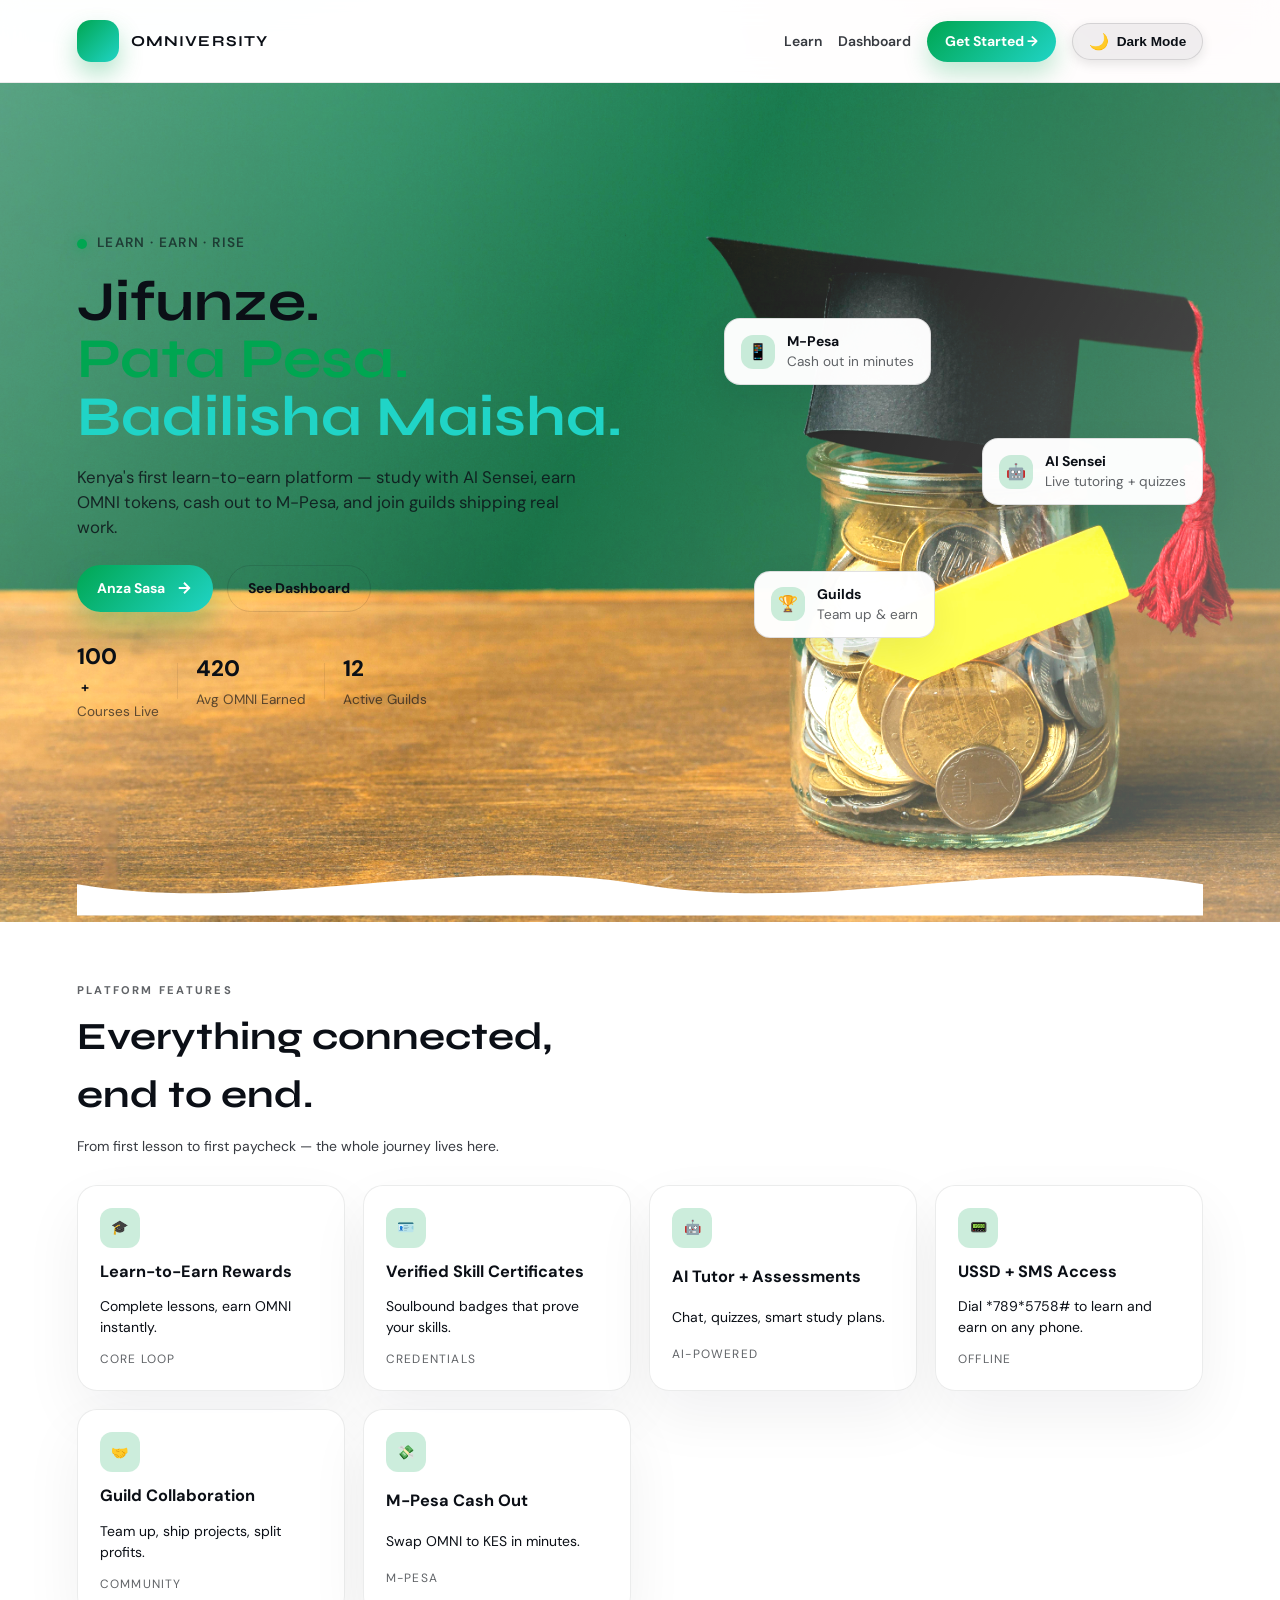
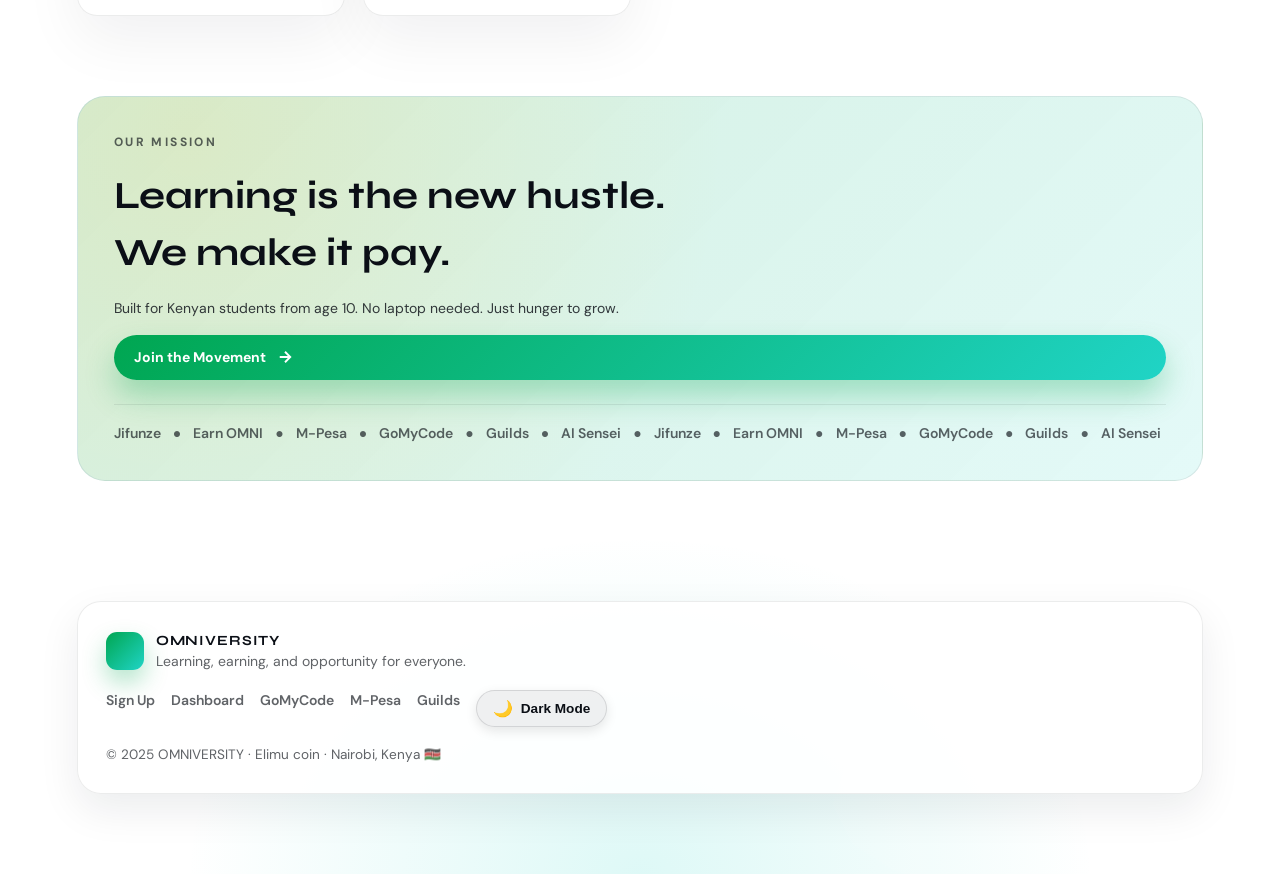
<file: index.html>
<!doctype html>
<html lang="en">
  <head>
    <meta charset="utf-8" />
    <meta name="viewport" content="width=device-width, initial-scale=1" />
    <title>OMNIVERSITY | Omniversity</title>
    <meta
      name="description"
      content="OMNIVERSITY is a learn-to-earn university: AI tutoring, verified skills, M-Pesa cash-out, and guild-powered work."
    />
    <link rel="preconnect" href="https://fonts.googleapis.com" />
    <link rel="preconnect" href="https://fonts.gstatic.com" crossorigin />
    <link
      href="https://fonts.googleapis.com/css2?family=Syne:wght@400;600;700;800&family=DM+Sans:ital,wght@0,300;0,400;0,500;1,300&display=swap"
      rel="stylesheet"
    />
    <link rel="stylesheet" href="styles.css" />
    <link rel="stylesheet" href="landing.css" />
    <script>
      (function () {
        const theme = localStorage.getItem("elimucoin-theme") || "light";
        if (theme === "dark") {
          document.documentElement.setAttribute("data-theme", "dark");
        }
      })();
    </script>
  </head>
  <body class="landing">
    <!-- NAV -->
    <nav class="lnav" id="lnav">
      <a href="#" class="lnav-brand">
        <span class="lnav-mark"></span>
        <span class="lnav-name">OMNIVERSITY</span>
      </a>
      <div class="lnav-right">
        <a class="lnav-link" href="learn.html">Learn</a>
        <a class="lnav-link" href="dashboard.html">Dashboard</a>
        <a class="lnav-cta" href="auth.html">Get Started →</a>
        <button class="theme-toggle" id="theme-toggle" type="button" aria-label="Toggle color mode">
          <span class="theme-toggle-icon">🌙</span>
          <span class="theme-toggle-text">Dark Mode</span>
        </button>
      </div>
    </nav>

    <!-- HERO -->
    <section class="lhero">
      <!-- Full-bleed hero image -->
      <div class="lhero-bg" aria-hidden="true">
        <img src="assets/academicjar.jpg" alt="" class="lhero-bg-img" />
        <div class="lhero-bg-overlay"></div>
      </div>

      <div class="lhero-inner">
        <div class="lhero-copy">
          <div class="lhero-eyebrow">
            <span class="lhero-dot"></span>
            Learn · Earn · Rise
          </div>
          <h1 class="lhero-h1">
            <span class="lhero-line1">Jifunze.</span>
            <span class="lhero-line2">Pata Pesa.</span>
            <span class="lhero-line3">Badilisha Maisha.</span>
          </h1>
          <p class="lhero-sub">
            Kenya's first learn-to-earn platform — study with AI Sensei, earn OMNI tokens,
            cash out to M-Pesa, and join guilds shipping real work.
          </p>
          <div class="lhero-actions">
            <a class="lbtn-primary" href="auth.html">
              <span>Anza Sasa</span>
              <svg
                width="18"
                height="18"
                viewBox="0 0 24 24"
                fill="none"
                stroke="currentColor"
                stroke-width="2.5"
              >
                <path d="M5 12h14M12 5l7 7-7 7" />
              </svg>
            </a>
            <a class="lbtn-ghost" href="dashboard.html">See Dashboard</a>
          </div>
          <div class="lhero-stats">
            <div class="lstat">
              <span class="lstat-val" data-counter="100">0</span><span class="lstat-suffix">+</span>
              <span class="lstat-lbl">Courses Live</span>
            </div>
            <div class="lstat-divider" aria-hidden="true"></div>
            <div class="lstat">
              <span class="lstat-val" data-counter="420">0</span>
              <span class="lstat-lbl">Avg OMNI Earned</span>
            </div>
            <div class="lstat-divider" aria-hidden="true"></div>
            <div class="lstat">
              <span class="lstat-val" data-counter="12">0</span>
              <span class="lstat-lbl">Active Guilds</span>
            </div>
          </div>
        </div>

        <!-- Floating chips over the hero image -->
        <div class="lhero-chips">
          <div class="lchip lchip-a">
            <span class="lchip-icon">📱</span>
            <div>
              <div class="lchip-title">M-Pesa</div>
              <div class="lchip-sub">Cash out in minutes</div>
            </div>
          </div>
          <div class="lchip lchip-b">
            <span class="lchip-icon">🤖</span>
            <div>
              <div class="lchip-title">AI Sensei</div>
              <div class="lchip-sub">Live tutoring + quizzes</div>
            </div>
          </div>
          <div class="lchip lchip-c">
            <span class="lchip-icon">🏆</span>
            <div>
              <div class="lchip-title">Guilds</div>
              <div class="lchip-sub">Team up &amp; earn</div>
            </div>
          </div>
        </div>
      </div>

      <!-- bottom wave -->
      <div class="lhero-wave" aria-hidden="true">
        <svg viewBox="0 0 1440 80" xmlns="http://www.w3.org/2000/svg" preserveAspectRatio="none">
          <path
            d="M0,40 C240,80 480,0 720,40 C960,80 1200,0 1440,40 L1440,80 L0,80 Z"
            fill="#ffffff"
          />
        </svg>
      </div>
    </section>

    <!-- FEATURES -->
    <section class="lfeat" id="features">
      <div class="lfeat-inner">
        <div class="lfeat-head reveal">
          <div class="lfeat-kicker">Platform Features</div>
          <h2 class="lfeat-h2">Everything connected,<br />end to end.</h2>
          <p class="lfeat-sub">From first lesson to first paycheck — the whole journey lives here.</p>
        </div>

        <div class="lfeat-track-wrap">
          <div class="lfeat-track">
            <article class="lfcard reveal" style="--delay: 0s;">
              <div class="lfcard-icon">🎓</div>
              <h3>Learn-to-Earn Rewards</h3>
              <p>Complete lessons, earn OMNI instantly.</p>
              <div class="lfcard-tag">Core Loop</div>
            </article>
            <article class="lfcard reveal" style="--delay: 0.1s;">
              <div class="lfcard-icon">🪪</div>
              <h3>Verified Skill Certificates</h3>
              <p>Soulbound badges that prove your skills.</p>
              <div class="lfcard-tag">Credentials</div>
            </article>
            <article class="lfcard reveal" style="--delay: 0.2s;">
              <div class="lfcard-icon">🤖</div>
              <h3>AI Tutor + Assessments</h3>
              <p>Chat, quizzes, smart study plans.</p>
              <div class="lfcard-tag">AI-Powered</div>
            </article>
            <article class="lfcard reveal" style="--delay: 0.3s;">
              <div class="lfcard-icon">📟</div>
              <h3>USSD + SMS Access</h3>
              <p>Dial *789*5758# to learn and earn on any phone.</p>
              <div class="lfcard-tag">Offline</div>
            </article>
            <article class="lfcard reveal" style="--delay: 0.4s;">
              <div class="lfcard-icon">🤝</div>
              <h3>Guild Collaboration</h3>
              <p>Team up, ship projects, split profits.</p>
              <div class="lfcard-tag">Community</div>
            </article>
            <article class="lfcard reveal" style="--delay: 0.5s;">
              <div class="lfcard-icon">💸</div>
              <h3>M-Pesa Cash Out</h3>
              <p>Swap OMNI to KES in minutes.</p>
              <div class="lfcard-tag">M-Pesa</div>
            </article>
          </div>
        </div>
      </div>
    </section>

    <!-- MISSION BAND -->
    <section class="lband reveal">
      <div class="lband-inner">
        <div class="lband-geo" aria-hidden="true"></div>
        <div class="lband-copy">
          <div class="lband-kicker">Our Mission</div>
          <h2 class="lband-h2">Learning is the new hustle.<br />We make it pay.</h2>
          <p class="lband-sub">
            Built for Kenyan students from age 10. No laptop needed. Just hunger to grow.
          </p>
          <a class="lbtn-primary" href="auth.html">
            <span>Join the Movement</span>
            <svg
              width="18"
              height="18"
              viewBox="0 0 24 24"
              fill="none"
              stroke="currentColor"
              stroke-width="2.5"
            >
              <path d="M5 12h14M12 5l7 7-7 7" />
            </svg>
          </a>
        </div>
        <div class="lband-marquee" aria-hidden="true">
          <div class="lband-marquee-track">
            <span>Jifunze</span><span>●</span>
            <span>Earn OMNI</span><span>●</span>
            <span>M-Pesa</span><span>●</span>
            <span>GoMyCode</span><span>●</span>
            <span>Guilds</span><span>●</span>
            <span>AI Sensei</span><span>●</span>
            <span>Jifunze</span><span>●</span>
            <span>Earn OMNI</span><span>●</span>
            <span>M-Pesa</span><span>●</span>
            <span>GoMyCode</span><span>●</span>
            <span>Guilds</span><span>●</span>
            <span>AI Sensei</span><span>●</span>
          </div>
        </div>
      </div>
    </section>

    <!-- FOOTER -->
    <footer class="lfooter">
      <div class="lfooter-inner">
        <div class="lfooter-brand">
          <div class="lnav-mark" style="width: 38px; height: 38px; border-radius: 11px;"></div>
          <div>
            <div class="lfooter-name">OMNIVERSITY</div>
            <div class="lfooter-sub">Learning, earning, and opportunity for everyone.</div>
          </div>
        </div>
        <div class="lfooter-links">
          <a href="auth.html">Sign Up</a>
          <a href="dashboard.html">Dashboard</a>
          <a href="gomycode.html">GoMyCode</a>
          <a href="mpesa.html">M-Pesa</a>
          <a href="guilds.html">Guilds</a>
          <button class="theme-toggle" type="button" aria-label="Toggle color mode">
            <span class="theme-toggle-icon">🌙</span>
            <span class="theme-toggle-text">Dark Mode</span>
          </button>
        </div>
        <div class="lfooter-copy">© 2025 OMNIVERSITY · Elimu coin · Nairobi, Kenya 🇰🇪</div>
      </div>
    </footer>

    <script src="config.js"></script>
    <script src="app.js"></script>
    <script>
      // Navbar scroll effect
      const lnav = document.getElementById("lnav");
      window.addEventListener(
        "scroll",
        () => {
          lnav.classList.toggle("scrolled", window.scrollY > 40);
        },
        { passive: true }
      );

      // Reveal on scroll
      const revealEls = document.querySelectorAll(".reveal");
      const ro = new IntersectionObserver(
        (entries) => {
          entries.forEach((e) => {
            if (e.isIntersecting) {
              e.target.style.transitionDelay =
                e.target.style.getPropertyValue("--delay") || "0s";
              e.target.classList.add("is-visible");
              ro.unobserve(e.target);
            }
          });
        },
        { threshold: 0.15 }
      );
      revealEls.forEach((el) => ro.observe(el));

      // Counter animation
      const counterEls = document.querySelectorAll("[data-counter]");
      const co = new IntersectionObserver(
        (entries) => {
          entries.forEach((e) => {
            if (!e.isIntersecting) return;
            const el = e.target;
            const target = Number(el.dataset.counter);
            const dur = 1400;
            const start = performance.now();
            const tick = (now) => {
              const p = Math.min((now - start) / dur, 1);
              const ease = 1 - Math.pow(1 - p, 3);
              el.textContent = Math.floor(ease * target);
              if (p < 1) requestAnimationFrame(tick);
            };
            requestAnimationFrame(tick);
            co.unobserve(el);
          });
        },
        { threshold: 0.6 }
      );
      counterEls.forEach((el) => co.observe(el));
    </script>
  </body>
</html>
</file>
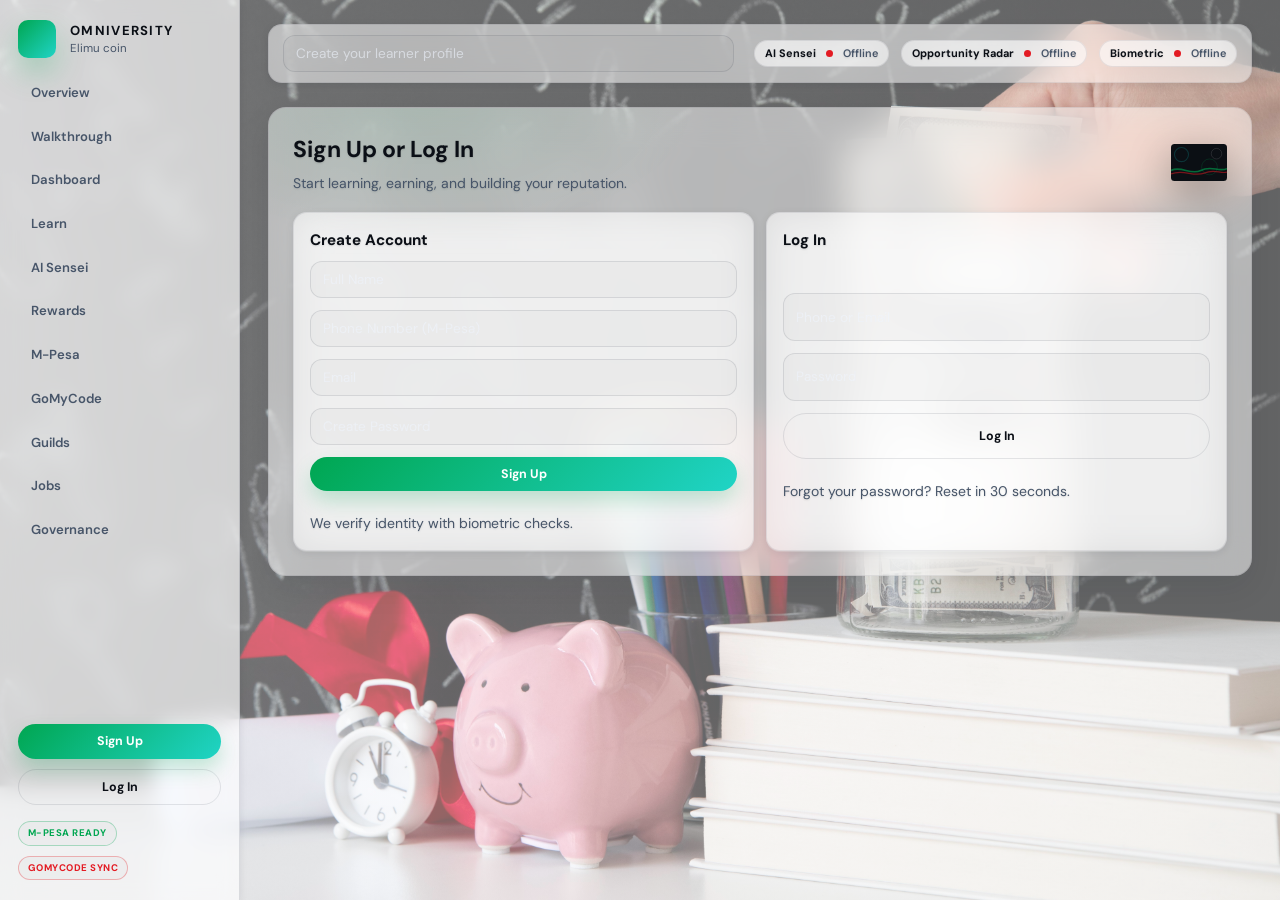
<file: auth.html>
<!doctype html>
<html lang="en">
  <head>
    <meta charset="utf-8" />
    <meta name="viewport" content="width=device-width, initial-scale=1" />
    <title>OMNIVERSITY | Sign Up</title>
    <meta name="description" content="Sign up or log in to OMNIVERSITY." />
    <link rel="preconnect" href="https://fonts.googleapis.com" />
    <link rel="preconnect" href="https://fonts.gstatic.com" crossorigin />
    <link
      href="https://fonts.googleapis.com/css2?family=Syne:wght@400;600;700;800&family=DM+Sans:ital,opsz,wght@0,9..40,300;0,9..40,400;0,9..40,500;1,9..40,300&display=swap"
      rel="stylesheet"
    />
    <link rel="stylesheet" href="styles.css" />
    <script>
      (function () {
        const theme = localStorage.getItem("elimucoin-theme") || "light";
        if (theme === "dark") {
          document.documentElement.setAttribute("data-theme", "dark");
        }
      })();
    </script>
  </head>
  <body>
    <div class="app-shell">
      <aside class="sidebar">
        <div class="brand">
          <span class="brand-mark"></span>
          <div>
            <div class="brand-title">OMNIVERSITY</div>
            <div class="brand-sub">Elimu coin</div>
          </div>
        </div>

        <nav class="menu">
          <a class="menu-link" href="index.html">Overview</a>
          <a class="menu-link" href="index.html#walkthrough">Walkthrough</a>
          <a class="menu-link" href="dashboard.html">Dashboard</a>
          <a class="menu-link" href="learn.html">Learn</a>
          <a class="menu-link" href="sensei.html">AI Sensei</a>
          <a class="menu-link" href="rewards.html">Rewards</a>
          <a class="menu-link" href="mpesa.html">M-Pesa</a>
          <a class="menu-link" href="gomycode.html">GoMyCode</a>
          <a class="menu-link" href="guilds.html">Guilds</a>
          <a class="menu-link" href="jobs.html">Jobs</a>
          <a class="menu-link" href="governance.html">Governance</a>
        </nav>

        <div class="sidebar-cta">
          <a class="btn primary" href="auth.html">Sign Up</a>
          <a class="btn ghost" href="auth.html">Log In</a>
        </div>

        <div class="sidebar-foot">
          <span class="pill mpesa">M-Pesa Ready</span>
          <span class="pill gomycode">GoMyCode Sync</span>
        </div>
      </aside>

      <main class="app-content">
        <header class="topbar">
          <div class="search">
            <input class="input" type="text" placeholder="Create your learner profile" />
          </div>
          <div class="status-bar">
            <div class="status-pill" data-service="sensei">
              AI Sensei
              <span class="status-dot"></span>
              <span class="status-text">Checking</span>
            </div>
            <div class="status-pill" data-service="radar">
              Opportunity Radar
              <span class="status-dot"></span>
              <span class="status-text">Checking</span>
            </div>
            <div class="status-pill" data-service="biometric">
              Biometric
              <span class="status-dot"></span>
              <span class="status-text">Checking</span>
            </div>
          </div>
        </header>

        <section class="app-section">
          <div class="section-head">
            <div>
              <h2>Sign Up or Log In</h2>
              <p class="muted">Start learning, earning, and building your reputation.</p>
            </div>
            <img class="section-icon" src="assets/hero-wave.svg" alt="Auth" />
          </div>

          <div class="grid-2">
            <div class="panel-card reveal">
              <h3>Create Account</h3>
              <div class="form-stack">
                <input class="input" type="text" placeholder="Full Name" />
                <input class="input" type="text" placeholder="Phone Number (M-Pesa)" />
                <input class="input" type="email" placeholder="Email" />
                <input class="input" type="password" placeholder="Create Password" />
                <button class="btn primary">Sign Up</button>
              </div>
              <p class="muted">We verify identity with biometric checks.</p>
            </div>
            <div class="panel-card reveal">
              <h3>Log In</h3>
              <div class="form-stack">
                <input class="input" type="text" placeholder="Phone or Email" />
                <input class="input" type="password" placeholder="Password" />
                <button class="btn ghost">Log In</button>
              </div>
              <p class="muted">Forgot your password? Reset in 30 seconds.</p>
            </div>
          </div>
        </section>
      </main>
    </div>

    <script src="config.js"></script>
    <script src="app.js"></script>
  </body>
</html>
</file>
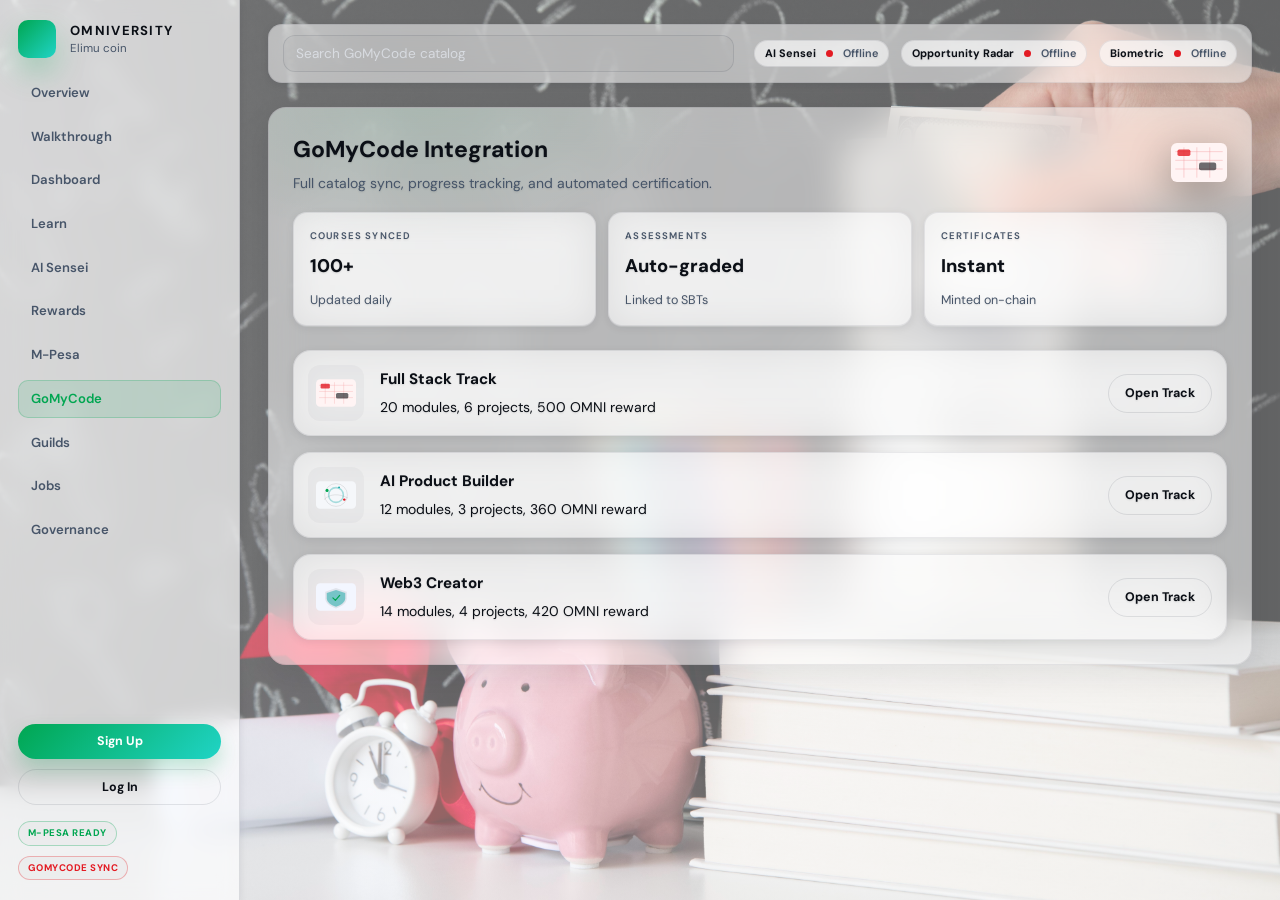
<file: gomycode.html>
<!doctype html>
<html lang="en">
  <head>
    <meta charset="utf-8" />
    <meta name="viewport" content="width=device-width, initial-scale=1" />
    <title>OMNIVERSITY | GoMyCode</title>
    <meta name="description" content="GoMyCode integration and catalog sync." />
    <link rel="preconnect" href="https://fonts.googleapis.com" />
    <link rel="preconnect" href="https://fonts.gstatic.com" crossorigin />
    <link
      href="https://fonts.googleapis.com/css2?family=Syne:wght@400;600;700;800&family=DM+Sans:ital,opsz,wght@0,9..40,300;0,9..40,400;0,9..40,500;1,9..40,300&display=swap"
      rel="stylesheet"
    />
    <link rel="stylesheet" href="styles.css" />
    <script>
      (function () {
        const theme = localStorage.getItem("elimucoin-theme") || "light";
        if (theme === "dark") {
          document.documentElement.setAttribute("data-theme", "dark");
        }
      })();
    </script>
  </head>
  <body>
    <div class="app-shell">
      <aside class="sidebar">
        <div class="brand">
          <span class="brand-mark"></span>
          <div>
            <div class="brand-title">OMNIVERSITY</div>
            <div class="brand-sub">Elimu coin</div>
          </div>
        </div>

        <nav class="menu">
          <a class="menu-link" href="index.html">Overview</a>
          <a class="menu-link" href="index.html#walkthrough">Walkthrough</a>
          <a class="menu-link" href="dashboard.html">Dashboard</a>
          <a class="menu-link" href="learn.html">Learn</a>
          <a class="menu-link" href="sensei.html">AI Sensei</a>
          <a class="menu-link" href="rewards.html">Rewards</a>
          <a class="menu-link" href="mpesa.html">M-Pesa</a>
          <a class="menu-link active" href="gomycode.html">GoMyCode</a>
          <a class="menu-link" href="guilds.html">Guilds</a>
          <a class="menu-link" href="jobs.html">Jobs</a>
          <a class="menu-link" href="governance.html">Governance</a>
        </nav>

        <div class="sidebar-cta">
          <a class="btn primary" href="auth.html">Sign Up</a>
          <a class="btn ghost" href="auth.html">Log In</a>
        </div>

        <div class="sidebar-foot">
          <span class="pill mpesa">M-Pesa Ready</span>
          <span class="pill gomycode">GoMyCode Sync</span>
        </div>
      </aside>

      <main class="app-content">
        <header class="topbar">
          <div class="search">
            <input class="input" type="text" placeholder="Search GoMyCode catalog" />
          </div>
          <div class="status-bar">
            <div class="status-pill" data-service="sensei">
              AI Sensei
              <span class="status-dot"></span>
              <span class="status-text">Checking</span>
            </div>
            <div class="status-pill" data-service="radar">
              Opportunity Radar
              <span class="status-dot"></span>
              <span class="status-text">Checking</span>
            </div>
            <div class="status-pill" data-service="biometric">
              Biometric
              <span class="status-dot"></span>
              <span class="status-text">Checking</span>
            </div>
          </div>
        </header>

        <section class="app-section">
          <div class="section-head">
            <div>
              <h2>GoMyCode Integration</h2>
              <p class="muted">Full catalog sync, progress tracking, and automated certification.</p>
            </div>
            <img class="section-icon" src="assets/gomycode-grid.svg" alt="GoMyCode" />
          </div>

          <div class="grid-3">
            <div class="panel-card reveal">
              <div class="panel-title">Courses Synced</div>
              <div class="panel-value">100+</div>
              <div class="panel-meta">Updated daily</div>
            </div>
            <div class="panel-card reveal">
              <div class="panel-title">Assessments</div>
              <div class="panel-value">Auto-graded</div>
              <div class="panel-meta">Linked to SBTs</div>
            </div>
            <div class="panel-card reveal">
              <div class="panel-title">Certificates</div>
              <div class="panel-value">Instant</div>
              <div class="panel-meta">Minted on-chain</div>
            </div>
          </div>

          <div class="course-grid" style="margin-top: 24px;">
            <div class="course-card reveal">
              <img src="assets/gomycode-grid.svg" alt="Course" />
              <div>
                <h3>Full Stack Track</h3>
                <p>20 modules, 6 projects, 500 OMNI reward</p>
              </div>
              <a class="btn ghost" href="learn.html">Open Track</a>
            </div>
            <div class="course-card reveal">
              <img src="assets/ai-orbit.svg" alt="Course" />
              <div>
                <h3>AI Product Builder</h3>
                <p>12 modules, 3 projects, 360 OMNI reward</p>
              </div>
              <a class="btn ghost" href="learn.html">Open Track</a>
            </div>
            <div class="course-card reveal">
              <img src="assets/dao-shield.svg" alt="Course" />
              <div>
                <h3>Web3 Creator</h3>
                <p>14 modules, 4 projects, 420 OMNI reward</p>
              </div>
              <a class="btn ghost" href="learn.html">Open Track</a>
            </div>
          </div>
        </section>
      </main>
    </div>

    <script src="config.js"></script>
    <script src="app.js"></script>
  </body>
</html>
</file>
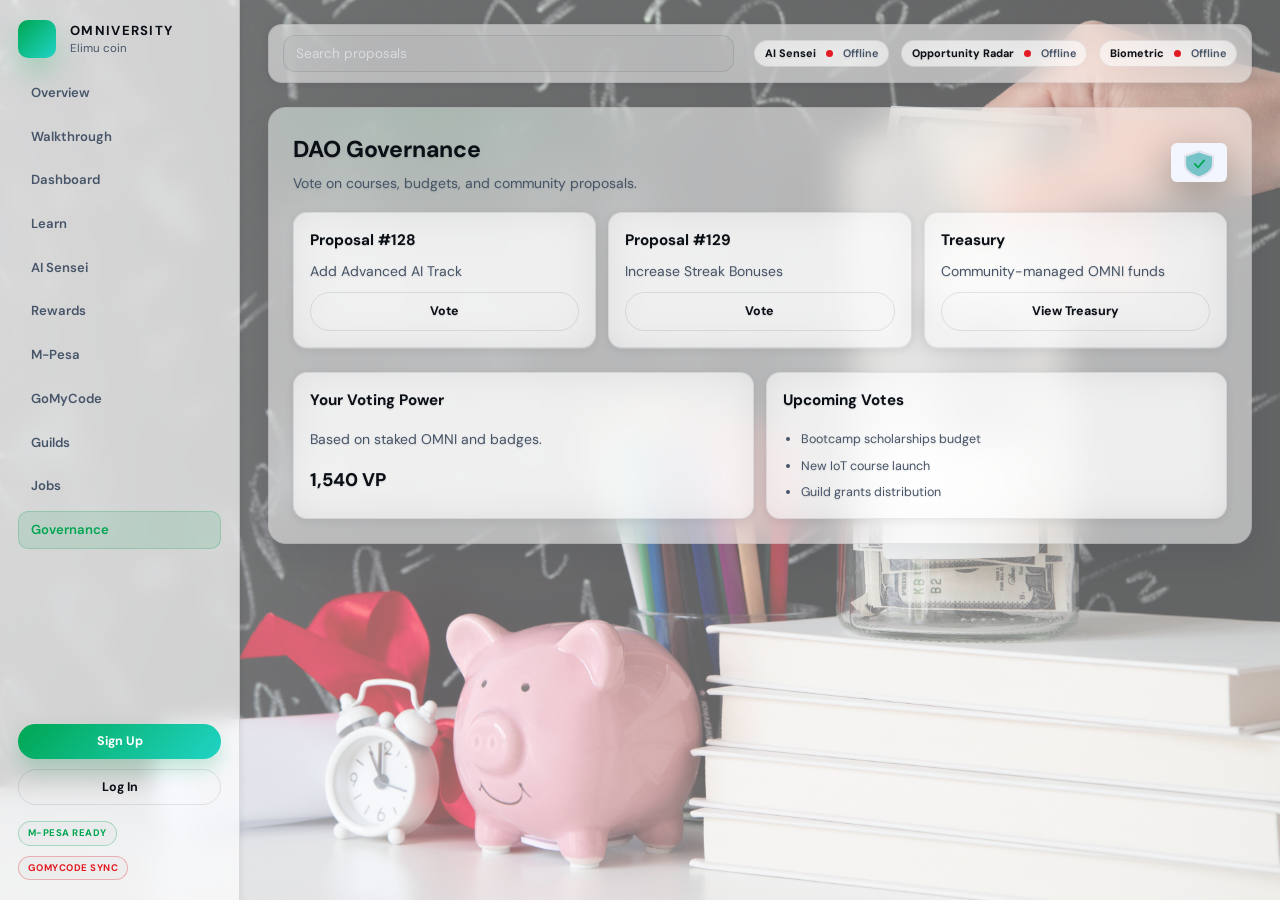
<file: governance.html>
<!doctype html>
<html lang="en">
  <head>
    <meta charset="utf-8" />
    <meta name="viewport" content="width=device-width, initial-scale=1" />
    <title>OMNIVERSITY | Governance</title>
    <meta name="description" content="DAO governance and community proposals." />
    <link rel="preconnect" href="https://fonts.googleapis.com" />
    <link rel="preconnect" href="https://fonts.gstatic.com" crossorigin />
    <link
      href="https://fonts.googleapis.com/css2?family=Syne:wght@400;600;700;800&family=DM+Sans:ital,opsz,wght@0,9..40,300;0,9..40,400;0,9..40,500;1,9..40,300&display=swap"
      rel="stylesheet"
    />
    <link rel="stylesheet" href="styles.css" />
    <script>
      (function () {
        const theme = localStorage.getItem("elimucoin-theme") || "light";
        if (theme === "dark") {
          document.documentElement.setAttribute("data-theme", "dark");
        }
      })();
    </script>
  </head>
  <body>
    <div class="app-shell">
      <aside class="sidebar">
        <div class="brand">
          <span class="brand-mark"></span>
          <div>
            <div class="brand-title">OMNIVERSITY</div>
            <div class="brand-sub">Elimu coin</div>
          </div>
        </div>

        <nav class="menu">
          <a class="menu-link" href="index.html">Overview</a>
          <a class="menu-link" href="index.html#walkthrough">Walkthrough</a>
          <a class="menu-link" href="dashboard.html">Dashboard</a>
          <a class="menu-link" href="learn.html">Learn</a>
          <a class="menu-link" href="sensei.html">AI Sensei</a>
          <a class="menu-link" href="rewards.html">Rewards</a>
          <a class="menu-link" href="mpesa.html">M-Pesa</a>
          <a class="menu-link" href="gomycode.html">GoMyCode</a>
          <a class="menu-link" href="guilds.html">Guilds</a>
          <a class="menu-link" href="jobs.html">Jobs</a>
          <a class="menu-link active" href="governance.html">Governance</a>
        </nav>

        <div class="sidebar-cta">
          <a class="btn primary" href="auth.html">Sign Up</a>
          <a class="btn ghost" href="auth.html">Log In</a>
        </div>

        <div class="sidebar-foot">
          <span class="pill mpesa">M-Pesa Ready</span>
          <span class="pill gomycode">GoMyCode Sync</span>
        </div>
      </aside>

      <main class="app-content">
        <header class="topbar">
          <div class="search">
            <input class="input" type="text" placeholder="Search proposals" />
          </div>
          <div class="status-bar">
            <div class="status-pill" data-service="sensei">
              AI Sensei
              <span class="status-dot"></span>
              <span class="status-text">Checking</span>
            </div>
            <div class="status-pill" data-service="radar">
              Opportunity Radar
              <span class="status-dot"></span>
              <span class="status-text">Checking</span>
            </div>
            <div class="status-pill" data-service="biometric">
              Biometric
              <span class="status-dot"></span>
              <span class="status-text">Checking</span>
            </div>
          </div>
        </header>

        <section class="app-section">
          <div class="section-head">
            <div>
              <h2>DAO Governance</h2>
              <p class="muted">Vote on courses, budgets, and community proposals.</p>
            </div>
            <img class="section-icon" src="assets/dao-shield.svg" alt="Governance" />
          </div>

          <div class="grid-3">
            <div class="panel-card reveal">
              <h3>Proposal #128</h3>
              <p class="muted">Add Advanced AI Track</p>
              <a class="btn ghost" href="rewards.html">Vote</a>
            </div>
            <div class="panel-card reveal">
              <h3>Proposal #129</h3>
              <p class="muted">Increase Streak Bonuses</p>
              <a class="btn ghost" href="rewards.html">Vote</a>
            </div>
            <div class="panel-card reveal">
              <h3>Treasury</h3>
              <p class="muted">Community-managed OMNI funds</p>
              <a class="btn ghost" href="rewards.html">View Treasury</a>
            </div>
          </div>

          <div class="grid-2" style="margin-top: 24px;">
            <div class="panel-card reveal">
              <h3>Your Voting Power</h3>
              <p class="muted">Based on staked OMNI and badges.</p>
              <div class="panel-value">1,540 VP</div>
            </div>
            <div class="panel-card reveal">
              <h3>Upcoming Votes</h3>
              <ul class="list">
                <li>Bootcamp scholarships budget</li>
                <li>New IoT course launch</li>
                <li>Guild grants distribution</li>
              </ul>
            </div>
          </div>
        </section>
      </main>
    </div>

    <script src="config.js"></script>
    <script src="app.js"></script>
  </body>
</html>
</file>
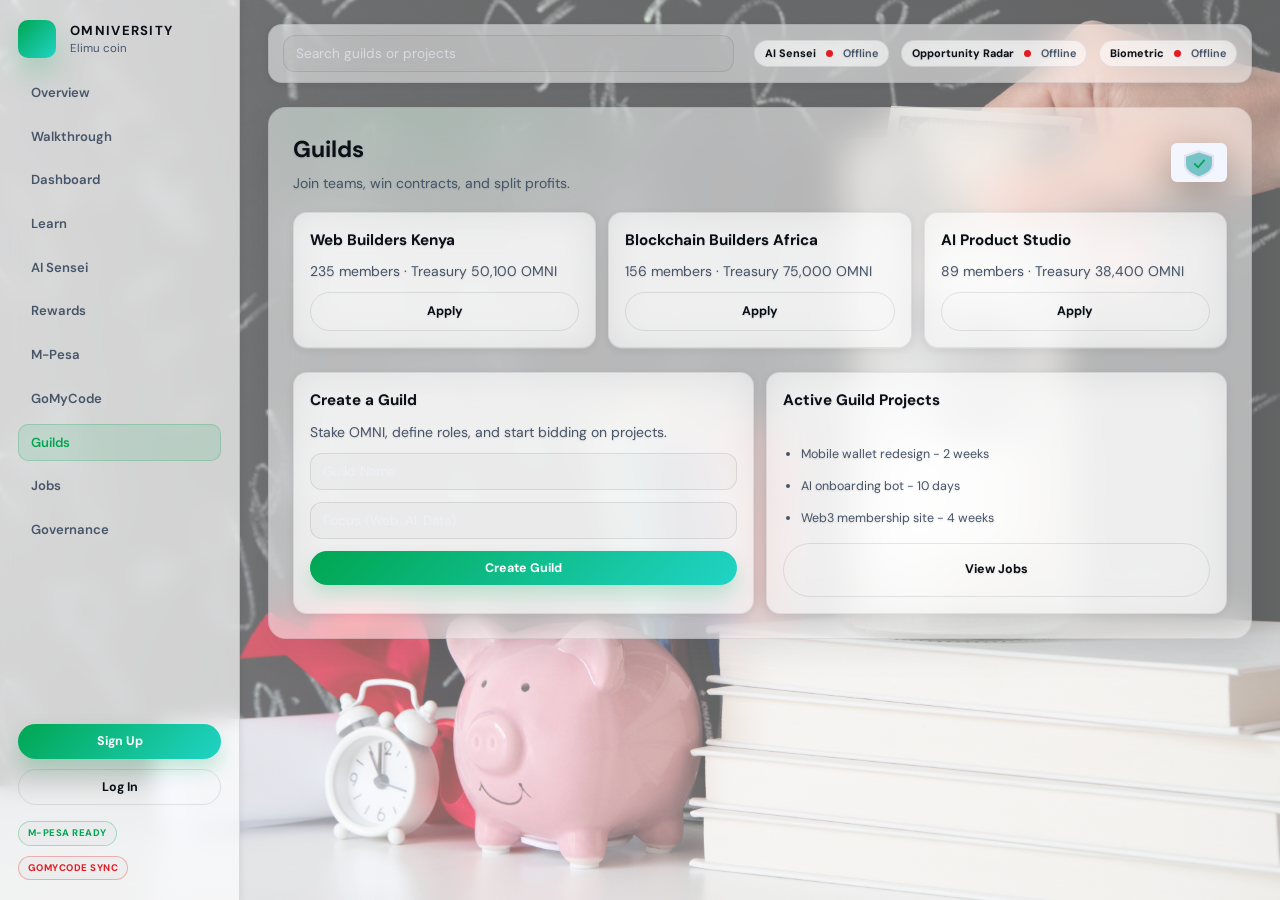
<file: guilds.html>
<!doctype html>
<html lang="en">
  <head>
    <meta charset="utf-8" />
    <meta name="viewport" content="width=device-width, initial-scale=1" />
    <title>OMNIVERSITY | Guilds</title>
    <meta name="description" content="Guild collaboration and profit sharing." />
    <link rel="preconnect" href="https://fonts.googleapis.com" />
    <link rel="preconnect" href="https://fonts.gstatic.com" crossorigin />
    <link
      href="https://fonts.googleapis.com/css2?family=Syne:wght@400;600;700;800&family=DM+Sans:ital,opsz,wght@0,9..40,300;0,9..40,400;0,9..40,500;1,9..40,300&display=swap"
      rel="stylesheet"
    />
    <link rel="stylesheet" href="styles.css" />
    <script>
      (function () {
        const theme = localStorage.getItem("elimucoin-theme") || "light";
        if (theme === "dark") {
          document.documentElement.setAttribute("data-theme", "dark");
        }
      })();
    </script>
  </head>
  <body>
    <div class="app-shell">
      <aside class="sidebar">
        <div class="brand">
          <span class="brand-mark"></span>
          <div>
            <div class="brand-title">OMNIVERSITY</div>
            <div class="brand-sub">Elimu coin</div>
          </div>
        </div>

        <nav class="menu">
          <a class="menu-link" href="index.html">Overview</a>
          <a class="menu-link" href="index.html#walkthrough">Walkthrough</a>
          <a class="menu-link" href="dashboard.html">Dashboard</a>
          <a class="menu-link" href="learn.html">Learn</a>
          <a class="menu-link" href="sensei.html">AI Sensei</a>
          <a class="menu-link" href="rewards.html">Rewards</a>
          <a class="menu-link" href="mpesa.html">M-Pesa</a>
          <a class="menu-link" href="gomycode.html">GoMyCode</a>
          <a class="menu-link active" href="guilds.html">Guilds</a>
          <a class="menu-link" href="jobs.html">Jobs</a>
          <a class="menu-link" href="governance.html">Governance</a>
        </nav>

        <div class="sidebar-cta">
          <a class="btn primary" href="auth.html">Sign Up</a>
          <a class="btn ghost" href="auth.html">Log In</a>
        </div>

        <div class="sidebar-foot">
          <span class="pill mpesa">M-Pesa Ready</span>
          <span class="pill gomycode">GoMyCode Sync</span>
        </div>
      </aside>

      <main class="app-content">
        <header class="topbar">
          <div class="search">
            <input class="input" type="text" placeholder="Search guilds or projects" />
          </div>
          <div class="status-bar">
            <div class="status-pill" data-service="sensei">
              AI Sensei
              <span class="status-dot"></span>
              <span class="status-text">Checking</span>
            </div>
            <div class="status-pill" data-service="radar">
              Opportunity Radar
              <span class="status-dot"></span>
              <span class="status-text">Checking</span>
            </div>
            <div class="status-pill" data-service="biometric">
              Biometric
              <span class="status-dot"></span>
              <span class="status-text">Checking</span>
            </div>
          </div>
        </header>

        <section class="app-section">
          <div class="section-head">
            <div>
              <h2>Guilds</h2>
              <p class="muted">Join teams, win contracts, and split profits.</p>
            </div>
            <img class="section-icon" src="assets/dao-shield.svg" alt="Guilds" />
          </div>

          <div class="grid-3">
            <div class="panel-card reveal">
              <h3>Web Builders Kenya</h3>
              <p class="muted">235 members · Treasury 50,100 OMNI</p>
              <a class="btn ghost" href="jobs.html">Apply</a>
            </div>
            <div class="panel-card reveal">
              <h3>Blockchain Builders Africa</h3>
              <p class="muted">156 members · Treasury 75,000 OMNI</p>
              <a class="btn ghost" href="jobs.html">Apply</a>
            </div>
            <div class="panel-card reveal">
              <h3>AI Product Studio</h3>
              <p class="muted">89 members · Treasury 38,400 OMNI</p>
              <a class="btn ghost" href="jobs.html">Apply</a>
            </div>
          </div>

          <div class="grid-2" style="margin-top: 24px;">
            <div class="panel-card reveal">
              <h3>Create a Guild</h3>
              <p class="muted">Stake OMNI, define roles, and start bidding on projects.</p>
              <div class="form-stack">
                <input class="input" type="text" placeholder="Guild Name" />
                <input class="input" type="text" placeholder="Focus (Web, AI, Data)" />
                <button class="btn primary">Create Guild</button>
              </div>
            </div>
            <div class="panel-card reveal">
              <h3>Active Guild Projects</h3>
              <ul class="list">
                <li>Mobile wallet redesign - 2 weeks</li>
                <li>AI onboarding bot - 10 days</li>
                <li>Web3 membership site - 4 weeks</li>
              </ul>
              <a class="btn ghost" href="jobs.html">View Jobs</a>
            </div>
          </div>
        </section>
      </main>
    </div>

    <script src="config.js"></script>
    <script src="app.js"></script>
  </body>
</html>
</file>
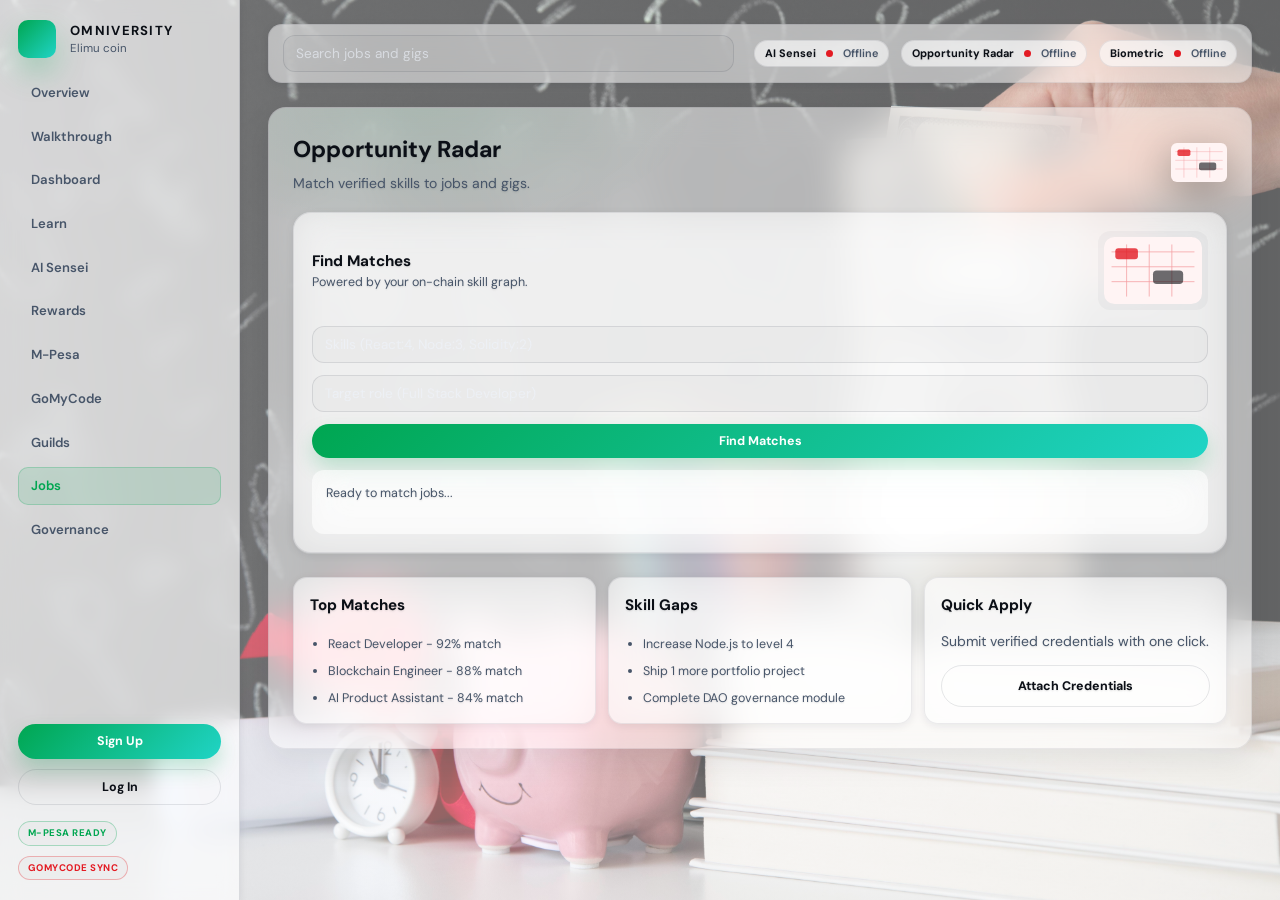
<file: jobs.html>
<!doctype html>
<html lang="en">
  <head>
    <meta charset="utf-8" />
    <meta name="viewport" content="width=device-width, initial-scale=1" />
    <title>OMNIVERSITY | Jobs</title>
    <meta name="description" content="Opportunity Radar for gigs and jobs." />
    <link rel="preconnect" href="https://fonts.googleapis.com" />
    <link rel="preconnect" href="https://fonts.gstatic.com" crossorigin />
    <link
      href="https://fonts.googleapis.com/css2?family=Syne:wght@400;600;700;800&family=DM+Sans:ital,opsz,wght@0,9..40,300;0,9..40,400;0,9..40,500;1,9..40,300&display=swap"
      rel="stylesheet"
    />
    <link rel="stylesheet" href="styles.css" />
    <script>
      (function () {
        const theme = localStorage.getItem("elimucoin-theme") || "light";
        if (theme === "dark") {
          document.documentElement.setAttribute("data-theme", "dark");
        }
      })();
    </script>
  </head>
  <body>
    <div class="app-shell">
      <aside class="sidebar">
        <div class="brand">
          <span class="brand-mark"></span>
          <div>
            <div class="brand-title">OMNIVERSITY</div>
            <div class="brand-sub">Elimu coin</div>
          </div>
        </div>

        <nav class="menu">
          <a class="menu-link" href="index.html">Overview</a>
          <a class="menu-link" href="index.html#walkthrough">Walkthrough</a>
          <a class="menu-link" href="dashboard.html">Dashboard</a>
          <a class="menu-link" href="learn.html">Learn</a>
          <a class="menu-link" href="sensei.html">AI Sensei</a>
          <a class="menu-link" href="rewards.html">Rewards</a>
          <a class="menu-link" href="mpesa.html">M-Pesa</a>
          <a class="menu-link" href="gomycode.html">GoMyCode</a>
          <a class="menu-link" href="guilds.html">Guilds</a>
          <a class="menu-link active" href="jobs.html">Jobs</a>
          <a class="menu-link" href="governance.html">Governance</a>
        </nav>

        <div class="sidebar-cta">
          <a class="btn primary" href="auth.html">Sign Up</a>
          <a class="btn ghost" href="auth.html">Log In</a>
        </div>

        <div class="sidebar-foot">
          <span class="pill mpesa">M-Pesa Ready</span>
          <span class="pill gomycode">GoMyCode Sync</span>
        </div>
      </aside>

      <main class="app-content">
        <header class="topbar">
          <div class="search">
            <input class="input" type="text" placeholder="Search jobs and gigs" />
          </div>
          <div class="status-bar">
            <div class="status-pill" data-service="sensei">
              AI Sensei
              <span class="status-dot"></span>
              <span class="status-text">Checking</span>
            </div>
            <div class="status-pill" data-service="radar">
              Opportunity Radar
              <span class="status-dot"></span>
              <span class="status-text">Checking</span>
            </div>
            <div class="status-pill" data-service="biometric">
              Biometric
              <span class="status-dot"></span>
              <span class="status-text">Checking</span>
            </div>
          </div>
        </header>

        <section class="app-section">
          <div class="section-head">
            <div>
              <h2>Opportunity Radar</h2>
              <p class="muted">Match verified skills to jobs and gigs.</p>
            </div>
            <img class="section-icon" src="assets/gomycode-grid.svg" alt="Opportunity Radar" />
          </div>

          <div class="control-card reveal">
            <div class="card-head">
              <div>
                <h3>Find Matches</h3>
                <p>Powered by your on-chain skill graph.</p>
              </div>
              <img class="card-illustration" src="assets/gomycode-grid.svg" alt="GoMyCode" />
            </div>
            <div class="form-stack">
              <input
                class="input"
                id="radar-skills"
                type="text"
                placeholder="Skills (React:4, Node:3, Solidity:2)"
              />
              <input
                class="input"
                id="radar-role"
                type="text"
                placeholder="Target role (Full Stack Developer)"
              />
              <button class="btn primary" id="radar-run">Find Matches</button>
            </div>
            <div class="output" id="radar-output">Ready to match jobs...</div>
          </div>

          <div class="grid-3" style="margin-top: 24px;">
            <div class="panel-card reveal">
              <h3>Top Matches</h3>
              <ul class="list">
                <li>React Developer - 92% match</li>
                <li>Blockchain Engineer - 88% match</li>
                <li>AI Product Assistant - 84% match</li>
              </ul>
            </div>
            <div class="panel-card reveal">
              <h3>Skill Gaps</h3>
              <ul class="list">
                <li>Increase Node.js to level 4</li>
                <li>Ship 1 more portfolio project</li>
                <li>Complete DAO governance module</li>
              </ul>
            </div>
            <div class="panel-card reveal">
              <h3>Quick Apply</h3>
              <p class="muted">Submit verified credentials with one click.</p>
              <a class="btn ghost" href="rewards.html">Attach Credentials</a>
            </div>
          </div>
        </section>
      </main>
    </div>

    <script src="config.js"></script>
    <script src="app.js"></script>
  </body>
</html>
</file>
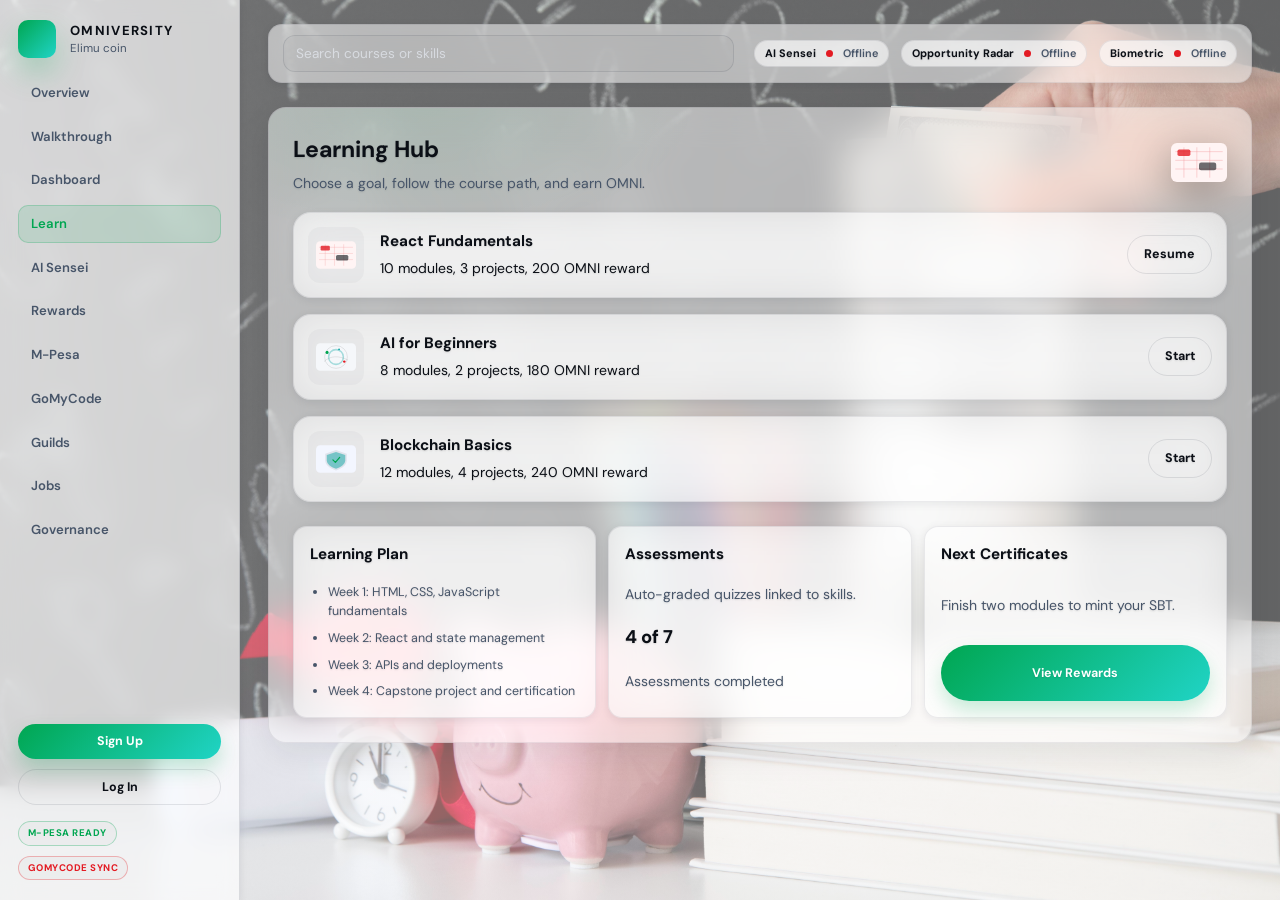
<file: learn.html>
<!doctype html>
<html lang="en">
  <head>
    <meta charset="utf-8" />
    <meta name="viewport" content="width=device-width, initial-scale=1" />
    <title>OMNIVERSITY | Learn</title>
    <meta name="description" content="Learning hub and course catalog." />
    <link rel="preconnect" href="https://fonts.googleapis.com" />
    <link rel="preconnect" href="https://fonts.gstatic.com" crossorigin />
    <link
      href="https://fonts.googleapis.com/css2?family=Syne:wght@400;600;700;800&family=DM+Sans:ital,opsz,wght@0,9..40,300;0,9..40,400;0,9..40,500;1,9..40,300&display=swap"
      rel="stylesheet"
    />
    <link rel="stylesheet" href="styles.css" />
    <script>
      (function () {
        const theme = localStorage.getItem("elimucoin-theme") || "light";
        if (theme === "dark") {
          document.documentElement.setAttribute("data-theme", "dark");
        }
      })();
    </script>
  </head>
  <body>
    <div class="app-shell">
      <aside class="sidebar">
        <div class="brand">
          <span class="brand-mark"></span>
          <div>
            <div class="brand-title">OMNIVERSITY</div>
            <div class="brand-sub">Elimu coin</div>
          </div>
        </div>

        <nav class="menu">
          <a class="menu-link" href="index.html">Overview</a>
          <a class="menu-link" href="index.html#walkthrough">Walkthrough</a>
          <a class="menu-link" href="dashboard.html">Dashboard</a>
          <a class="menu-link active" href="learn.html">Learn</a>
          <a class="menu-link" href="sensei.html">AI Sensei</a>
          <a class="menu-link" href="rewards.html">Rewards</a>
          <a class="menu-link" href="mpesa.html">M-Pesa</a>
          <a class="menu-link" href="gomycode.html">GoMyCode</a>
          <a class="menu-link" href="guilds.html">Guilds</a>
          <a class="menu-link" href="jobs.html">Jobs</a>
          <a class="menu-link" href="governance.html">Governance</a>
        </nav>

        <div class="sidebar-cta">
          <a class="btn primary" href="auth.html">Sign Up</a>
          <a class="btn ghost" href="auth.html">Log In</a>
        </div>

        <div class="sidebar-foot">
          <span class="pill mpesa">M-Pesa Ready</span>
          <span class="pill gomycode">GoMyCode Sync</span>
        </div>
      </aside>

      <main class="app-content">
        <header class="topbar">
          <div class="search">
            <input class="input" type="text" placeholder="Search courses or skills" />
          </div>
          <div class="status-bar">
            <div class="status-pill" data-service="sensei">
              AI Sensei
              <span class="status-dot"></span>
              <span class="status-text">Checking</span>
            </div>
            <div class="status-pill" data-service="radar">
              Opportunity Radar
              <span class="status-dot"></span>
              <span class="status-text">Checking</span>
            </div>
            <div class="status-pill" data-service="biometric">
              Biometric
              <span class="status-dot"></span>
              <span class="status-text">Checking</span>
            </div>
          </div>
        </header>

        <section class="app-section">
          <div class="section-head">
            <div>
              <h2>Learning Hub</h2>
              <p class="muted">Choose a goal, follow the course path, and earn OMNI.</p>
            </div>
            <img class="section-icon" src="assets/gomycode-grid.svg" alt="Learning" />
          </div>

          <div class="course-grid">
            <div class="course-card reveal">
              <img src="assets/gomycode-grid.svg" alt="Course" />
              <div>
                <h3>React Fundamentals</h3>
                <p>10 modules, 3 projects, 200 OMNI reward</p>
              </div>
              <a class="btn ghost" href="sensei.html">Resume</a>
            </div>
            <div class="course-card reveal">
              <img src="assets/ai-orbit.svg" alt="Course" />
              <div>
                <h3>AI for Beginners</h3>
                <p>8 modules, 2 projects, 180 OMNI reward</p>
              </div>
              <a class="btn ghost" href="sensei.html">Start</a>
            </div>
            <div class="course-card reveal">
              <img src="assets/dao-shield.svg" alt="Course" />
              <div>
                <h3>Blockchain Basics</h3>
                <p>12 modules, 4 projects, 240 OMNI reward</p>
              </div>
              <a class="btn ghost" href="sensei.html">Start</a>
            </div>
          </div>

          <div class="grid-3" style="margin-top: 24px;">
            <div class="panel-card reveal">
              <h3>Learning Plan</h3>
              <ul class="list">
                <li>Week 1: HTML, CSS, JavaScript fundamentals</li>
                <li>Week 2: React and state management</li>
                <li>Week 3: APIs and deployments</li>
                <li>Week 4: Capstone project and certification</li>
              </ul>
            </div>
            <div class="panel-card reveal">
              <h3>Assessments</h3>
              <p class="muted">Auto-graded quizzes linked to skills.</p>
              <div class="panel-value">4 of 7</div>
              <p class="muted">Assessments completed</p>
            </div>
            <div class="panel-card reveal">
              <h3>Next Certificates</h3>
              <p class="muted">Finish two modules to mint your SBT.</p>
              <a class="btn primary" href="rewards.html">View Rewards</a>
            </div>
          </div>
        </section>
      </main>
    </div>

    <script src="config.js"></script>
    <script src="app.js"></script>
  </body>
</html>
</file>
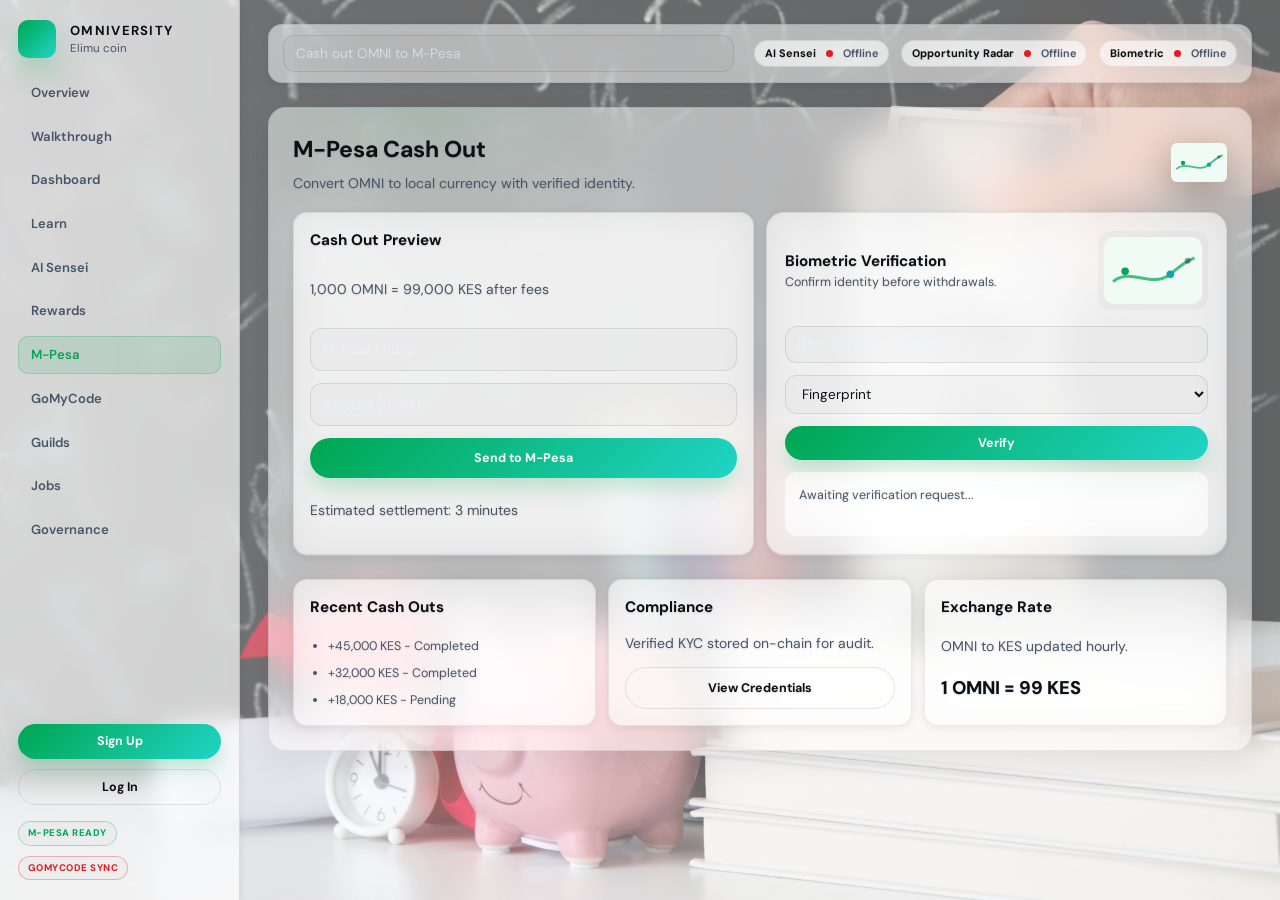
<file: mpesa.html>
<!doctype html>
<html lang="en">
  <head>
    <meta charset="utf-8" />
    <meta name="viewport" content="width=device-width, initial-scale=1" />
    <title>OMNIVERSITY | M-Pesa</title>
    <meta name="description" content="M-Pesa cash-out and biometric verification." />
    <link rel="preconnect" href="https://fonts.googleapis.com" />
    <link rel="preconnect" href="https://fonts.gstatic.com" crossorigin />
    <link
      href="https://fonts.googleapis.com/css2?family=Syne:wght@400;600;700;800&family=DM+Sans:ital,opsz,wght@0,9..40,300;0,9..40,400;0,9..40,500;1,9..40,300&display=swap"
      rel="stylesheet"
    />
    <link rel="stylesheet" href="styles.css" />
    <script>
      (function () {
        const theme = localStorage.getItem("elimucoin-theme") || "light";
        if (theme === "dark") {
          document.documentElement.setAttribute("data-theme", "dark");
        }
      })();
    </script>
  </head>
  <body>
    <div class="app-shell">
      <aside class="sidebar">
        <div class="brand">
          <span class="brand-mark"></span>
          <div>
            <div class="brand-title">OMNIVERSITY</div>
            <div class="brand-sub">Elimu coin</div>
          </div>
        </div>

        <nav class="menu">
          <a class="menu-link" href="index.html">Overview</a>
          <a class="menu-link" href="index.html#walkthrough">Walkthrough</a>
          <a class="menu-link" href="dashboard.html">Dashboard</a>
          <a class="menu-link" href="learn.html">Learn</a>
          <a class="menu-link" href="sensei.html">AI Sensei</a>
          <a class="menu-link" href="rewards.html">Rewards</a>
          <a class="menu-link active" href="mpesa.html">M-Pesa</a>
          <a class="menu-link" href="gomycode.html">GoMyCode</a>
          <a class="menu-link" href="guilds.html">Guilds</a>
          <a class="menu-link" href="jobs.html">Jobs</a>
          <a class="menu-link" href="governance.html">Governance</a>
        </nav>

        <div class="sidebar-cta">
          <a class="btn primary" href="auth.html">Sign Up</a>
          <a class="btn ghost" href="auth.html">Log In</a>
        </div>

        <div class="sidebar-foot">
          <span class="pill mpesa">M-Pesa Ready</span>
          <span class="pill gomycode">GoMyCode Sync</span>
        </div>
      </aside>

      <main class="app-content">
        <header class="topbar">
          <div class="search">
            <input class="input" type="text" placeholder="Cash out OMNI to M-Pesa" />
          </div>
          <div class="status-bar">
            <div class="status-pill" data-service="sensei">
              AI Sensei
              <span class="status-dot"></span>
              <span class="status-text">Checking</span>
            </div>
            <div class="status-pill" data-service="radar">
              Opportunity Radar
              <span class="status-dot"></span>
              <span class="status-text">Checking</span>
            </div>
            <div class="status-pill" data-service="biometric">
              Biometric
              <span class="status-dot"></span>
              <span class="status-text">Checking</span>
            </div>
          </div>
        </header>

        <section class="app-section">
          <div class="section-head">
            <div>
              <h2>M-Pesa Cash Out</h2>
              <p class="muted">Convert OMNI to local currency with verified identity.</p>
            </div>
            <img class="section-icon" src="assets/mpesa-flow.svg" alt="M-Pesa" />
          </div>

          <div class="grid-2">
            <div class="panel-card reveal">
              <h3>Cash Out Preview</h3>
              <p class="muted">1,000 OMNI = 99,000 KES after fees</p>
              <div class="form-stack">
                <input class="input" type="text" placeholder="M-Pesa Phone" />
                <input class="input" type="number" placeholder="Amount (OMNI)" />
                <button class="btn primary">Send to M-Pesa</button>
              </div>
              <p class="muted">Estimated settlement: 3 minutes</p>
            </div>
            <div class="control-card reveal">
              <div class="card-head">
                <div>
                  <h3>Biometric Verification</h3>
                  <p>Confirm identity before withdrawals.</p>
                </div>
                <img class="card-illustration" src="assets/mpesa-flow.svg" alt="M-Pesa" />
              </div>
              <div class="form-stack">
                <input class="input" id="bio-user" type="text" placeholder="User ID (judge_demo)" />
                <select class="input" id="bio-type">
                  <option value="fingerprint">Fingerprint</option>
                  <option value="face">Face</option>
                  <option value="voice">Voice</option>
                </select>
                <button class="btn primary" id="bio-verify">Verify</button>
              </div>
              <div class="output" id="bio-output">Awaiting verification request...</div>
            </div>
          </div>

          <div class="grid-3" style="margin-top: 24px;">
            <div class="panel-card reveal">
              <h3>Recent Cash Outs</h3>
              <ul class="list">
                <li>+45,000 KES - Completed</li>
                <li>+32,000 KES - Completed</li>
                <li>+18,000 KES - Pending</li>
              </ul>
            </div>
            <div class="panel-card reveal">
              <h3>Compliance</h3>
              <p class="muted">Verified KYC stored on-chain for audit.</p>
              <a class="btn ghost" href="rewards.html">View Credentials</a>
            </div>
            <div class="panel-card reveal">
              <h3>Exchange Rate</h3>
              <p class="muted">OMNI to KES updated hourly.</p>
              <div class="panel-value">1 OMNI = 99 KES</div>
            </div>
          </div>
        </section>
      </main>
    </div>

    <script src="config.js"></script>
    <script src="app.js"></script>
  </body>
</html>
</file>
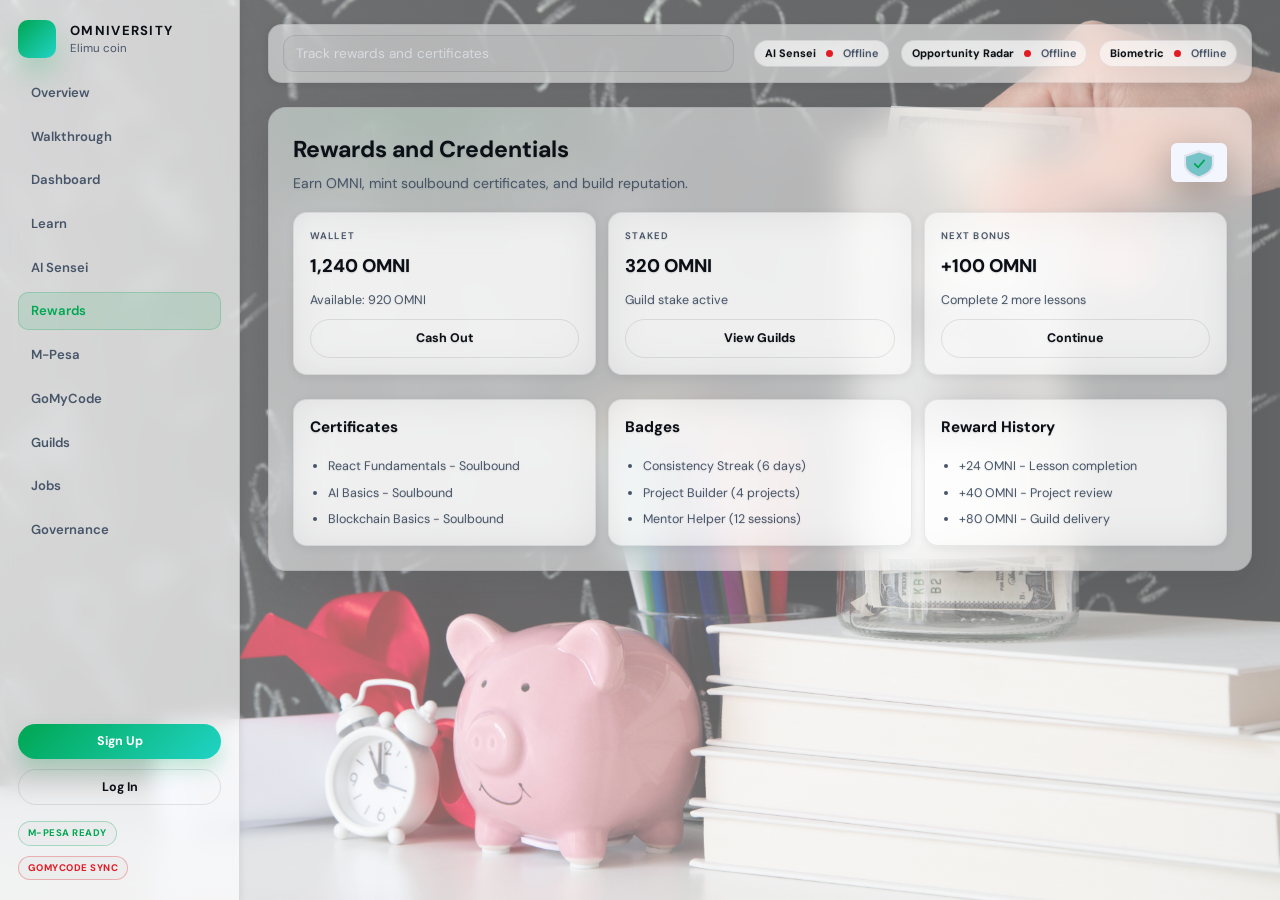
<file: rewards.html>
<!doctype html>
<html lang="en">
  <head>
    <meta charset="utf-8" />
    <meta name="viewport" content="width=device-width, initial-scale=1" />
    <title>OMNIVERSITY | Rewards</title>
    <meta name="description" content="OMNI rewards, certificates, and staking." />
    <link rel="preconnect" href="https://fonts.googleapis.com" />
    <link rel="preconnect" href="https://fonts.gstatic.com" crossorigin />
    <link
      href="https://fonts.googleapis.com/css2?family=Syne:wght@400;600;700;800&family=DM+Sans:ital,opsz,wght@0,9..40,300;0,9..40,400;0,9..40,500;1,9..40,300&display=swap"
      rel="stylesheet"
    />
    <link rel="stylesheet" href="styles.css" />
    <script>
      (function () {
        const theme = localStorage.getItem("elimucoin-theme") || "light";
        if (theme === "dark") {
          document.documentElement.setAttribute("data-theme", "dark");
        }
      })();
    </script>
  </head>
  <body>
    <div class="app-shell">
      <aside class="sidebar">
        <div class="brand">
          <span class="brand-mark"></span>
          <div>
            <div class="brand-title">OMNIVERSITY</div>
            <div class="brand-sub">Elimu coin</div>
          </div>
        </div>

        <nav class="menu">
          <a class="menu-link" href="index.html">Overview</a>
          <a class="menu-link" href="index.html#walkthrough">Walkthrough</a>
          <a class="menu-link" href="dashboard.html">Dashboard</a>
          <a class="menu-link" href="learn.html">Learn</a>
          <a class="menu-link" href="sensei.html">AI Sensei</a>
          <a class="menu-link active" href="rewards.html">Rewards</a>
          <a class="menu-link" href="mpesa.html">M-Pesa</a>
          <a class="menu-link" href="gomycode.html">GoMyCode</a>
          <a class="menu-link" href="guilds.html">Guilds</a>
          <a class="menu-link" href="jobs.html">Jobs</a>
          <a class="menu-link" href="governance.html">Governance</a>
        </nav>

        <div class="sidebar-cta">
          <a class="btn primary" href="auth.html">Sign Up</a>
          <a class="btn ghost" href="auth.html">Log In</a>
        </div>

        <div class="sidebar-foot">
          <span class="pill mpesa">M-Pesa Ready</span>
          <span class="pill gomycode">GoMyCode Sync</span>
        </div>
      </aside>

      <main class="app-content">
        <header class="topbar">
          <div class="search">
            <input class="input" type="text" placeholder="Track rewards and certificates" />
          </div>
          <div class="status-bar">
            <div class="status-pill" data-service="sensei">
              AI Sensei
              <span class="status-dot"></span>
              <span class="status-text">Checking</span>
            </div>
            <div class="status-pill" data-service="radar">
              Opportunity Radar
              <span class="status-dot"></span>
              <span class="status-text">Checking</span>
            </div>
            <div class="status-pill" data-service="biometric">
              Biometric
              <span class="status-dot"></span>
              <span class="status-text">Checking</span>
            </div>
          </div>
        </header>

        <section class="app-section">
          <div class="section-head">
            <div>
              <h2>Rewards and Credentials</h2>
              <p class="muted">Earn OMNI, mint soulbound certificates, and build reputation.</p>
            </div>
            <img class="section-icon" src="assets/dao-shield.svg" alt="Rewards" />
          </div>

          <div class="grid-3">
            <div class="panel-card reveal">
              <div class="panel-title">Wallet</div>
              <div class="panel-value">1,240 OMNI</div>
              <div class="panel-meta">Available: 920 OMNI</div>
              <a class="btn ghost" href="mpesa.html">Cash Out</a>
            </div>
            <div class="panel-card reveal">
              <div class="panel-title">Staked</div>
              <div class="panel-value">320 OMNI</div>
              <div class="panel-meta">Guild stake active</div>
              <a class="btn ghost" href="guilds.html">View Guilds</a>
            </div>
            <div class="panel-card reveal">
              <div class="panel-title">Next Bonus</div>
              <div class="panel-value">+100 OMNI</div>
              <div class="panel-meta">Complete 2 more lessons</div>
              <a class="btn ghost" href="learn.html">Continue</a>
            </div>
          </div>

          <div class="grid-3" style="margin-top: 24px;">
            <div class="panel-card reveal">
              <h3>Certificates</h3>
              <ul class="list">
                <li>React Fundamentals - Soulbound</li>
                <li>AI Basics - Soulbound</li>
                <li>Blockchain Basics - Soulbound</li>
              </ul>
            </div>
            <div class="panel-card reveal">
              <h3>Badges</h3>
              <ul class="list">
                <li>Consistency Streak (6 days)</li>
                <li>Project Builder (4 projects)</li>
                <li>Mentor Helper (12 sessions)</li>
              </ul>
            </div>
            <div class="panel-card reveal">
              <h3>Reward History</h3>
              <ul class="list">
                <li>+24 OMNI - Lesson completion</li>
                <li>+40 OMNI - Project review</li>
                <li>+80 OMNI - Guild delivery</li>
              </ul>
            </div>
          </div>
        </section>
      </main>
    </div>

    <script src="config.js"></script>
    <script src="app.js"></script>
  </body>
</html>
</file>
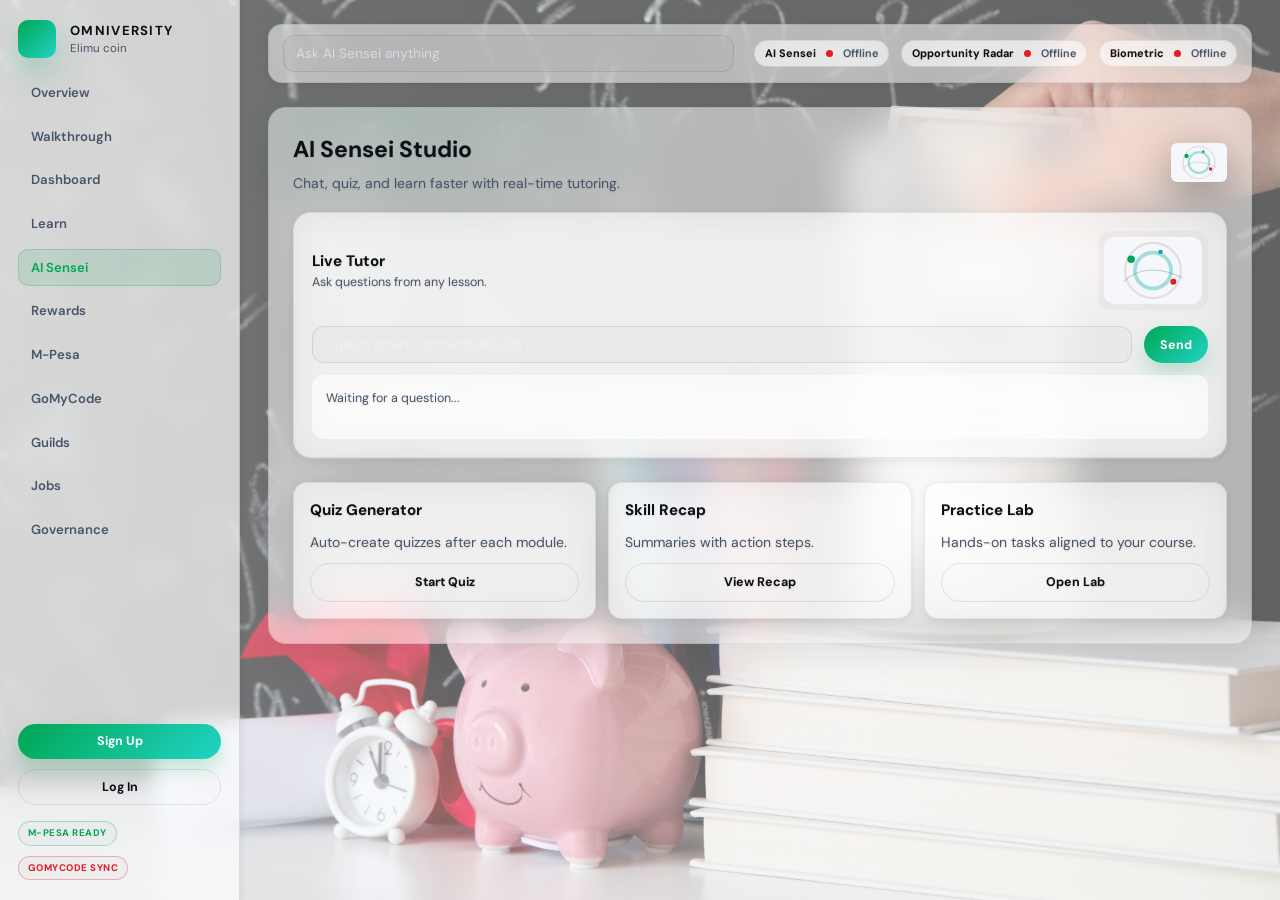
<file: sensei.html>
<!doctype html>
<html lang="en">
  <head>
    <meta charset="utf-8" />
    <meta name="viewport" content="width=device-width, initial-scale=1" />
    <title>OMNIVERSITY | AI Sensei</title>
    <meta name="description" content="AI Sensei tutoring, quizzes, and explanations." />
    <link rel="preconnect" href="https://fonts.googleapis.com" />
    <link rel="preconnect" href="https://fonts.gstatic.com" crossorigin />
    <link
      href="https://fonts.googleapis.com/css2?family=Syne:wght@400;600;700;800&family=DM+Sans:ital,opsz,wght@0,9..40,300;0,9..40,400;0,9..40,500;1,9..40,300&display=swap"
      rel="stylesheet"
    />
    <link rel="stylesheet" href="styles.css" />
    <script>
      (function () {
        const theme = localStorage.getItem("elimucoin-theme") || "light";
        if (theme === "dark") {
          document.documentElement.setAttribute("data-theme", "dark");
        }
      })();
    </script>
  </head>
  <body>
    <div class="app-shell">
      <aside class="sidebar">
        <div class="brand">
          <span class="brand-mark"></span>
          <div>
            <div class="brand-title">OMNIVERSITY</div>
            <div class="brand-sub">Elimu coin</div>
          </div>
        </div>

        <nav class="menu">
          <a class="menu-link" href="index.html">Overview</a>
          <a class="menu-link" href="index.html#walkthrough">Walkthrough</a>
          <a class="menu-link" href="dashboard.html">Dashboard</a>
          <a class="menu-link" href="learn.html">Learn</a>
          <a class="menu-link active" href="sensei.html">AI Sensei</a>
          <a class="menu-link" href="rewards.html">Rewards</a>
          <a class="menu-link" href="mpesa.html">M-Pesa</a>
          <a class="menu-link" href="gomycode.html">GoMyCode</a>
          <a class="menu-link" href="guilds.html">Guilds</a>
          <a class="menu-link" href="jobs.html">Jobs</a>
          <a class="menu-link" href="governance.html">Governance</a>
        </nav>

        <div class="sidebar-cta">
          <a class="btn primary" href="auth.html">Sign Up</a>
          <a class="btn ghost" href="auth.html">Log In</a>
        </div>

        <div class="sidebar-foot">
          <span class="pill mpesa">M-Pesa Ready</span>
          <span class="pill gomycode">GoMyCode Sync</span>
        </div>
      </aside>

      <main class="app-content">
        <header class="topbar">
          <div class="search">
            <input class="input" type="text" placeholder="Ask AI Sensei anything" />
          </div>
          <div class="status-bar">
            <div class="status-pill" data-service="sensei">
              AI Sensei
              <span class="status-dot"></span>
              <span class="status-text">Checking</span>
            </div>
            <div class="status-pill" data-service="radar">
              Opportunity Radar
              <span class="status-dot"></span>
              <span class="status-text">Checking</span>
            </div>
            <div class="status-pill" data-service="biometric">
              Biometric
              <span class="status-dot"></span>
              <span class="status-text">Checking</span>
            </div>
          </div>
        </header>

        <section class="app-section">
          <div class="section-head">
            <div>
              <h2>AI Sensei Studio</h2>
              <p class="muted">Chat, quiz, and learn faster with real-time tutoring.</p>
            </div>
            <img class="section-icon" src="assets/ai-orbit.svg" alt="AI Sensei" />
          </div>

          <div class="control-card reveal">
            <div class="card-head">
              <div>
                <h3>Live Tutor</h3>
                <p>Ask questions from any lesson.</p>
              </div>
              <img class="card-illustration" src="assets/ai-orbit.svg" alt="AI" />
            </div>
            <div class="form-row">
              <input
                class="input"
                id="sensei-input"
                type="text"
                placeholder="Explain smart contracts like I'm 12"
              />
              <button class="btn primary" id="sensei-send">Send</button>
            </div>
            <div class="output" id="sensei-output">Waiting for a question...</div>
          </div>

          <div class="grid-3" style="margin-top: 24px;">
            <div class="panel-card reveal">
              <h3>Quiz Generator</h3>
              <p class="muted">Auto-create quizzes after each module.</p>
              <a class="btn ghost" href="learn.html">Start Quiz</a>
            </div>
            <div class="panel-card reveal">
              <h3>Skill Recap</h3>
              <p class="muted">Summaries with action steps.</p>
              <a class="btn ghost" href="learn.html">View Recap</a>
            </div>
            <div class="panel-card reveal">
              <h3>Practice Lab</h3>
              <p class="muted">Hands-on tasks aligned to your course.</p>
              <a class="btn ghost" href="learn.html">Open Lab</a>
            </div>
          </div>
        </section>
      </main>
    </div>

    <script src="config.js"></script>
    <script src="app.js"></script>
  </body>
</html>
</file>
<file: styles.css>
:root {
  --font-display: "Syne", var(--font-display);
  --font-body: "DM Sans", "Manrope", sans-serif;
  --mpesa: #00a651;
  --gomycode: #e31b23;
  --accent: #20d4c6;
  --bg: #ffffff;
  --panel: #ffffff;
  --panel-strong: #f8fafc;
  --panel-soft: #f1f5f9;
  --text: #0b0f16;
  --muted: #475569;
  --line: rgba(15, 23, 42, 0.1);
  --shadow: 0 20px 50px rgba(15, 23, 42, 0.06);
  --shadow-xs: 0 2px 8px rgba(15, 23, 42, 0.08);
  --shadow-soft: 0 12px 32px rgba(15, 23, 42, 0.08);
  --glass: rgba(15, 23, 42, 0.02);
  --glass-strong: rgba(15, 23, 42, 0.04);
  --glass-soft: rgba(15, 23, 42, 0.03);
  --glass-border: rgba(15, 23, 42, 0.15);
  --panel-gradient: linear-gradient(160deg, #ffffff, #f8fafc);
  --sidebar-bg: rgba(255, 255, 255, 0.98);
  --topbar-bg: rgba(255, 255, 255, 0.92);
  --page-bg:
    radial-gradient(900px 600px at 8% -10%, rgba(0, 166, 81, 0.08), transparent 60%),
    radial-gradient(900px 600px at 92% 0%, rgba(227, 27, 35, 0.06), transparent 60%),
    radial-gradient(700px 520px at 50% 100%, rgba(32, 212, 198, 0.1), transparent 65%),
    #f8fafc;
  --radius-lg: 26px;
  --radius-md: 18px;
  --radius-sm: 12px;
}

[data-theme="dark"] {
  --bg: #0b0f16;
  --panel: #131c2b;
  --panel-strong: #172338;
  --panel-soft: #0f1624;
  --text: #eef3fb;
  --muted: #97a6ba;
  --line: rgba(255, 255, 255, 0.08);
  --shadow: 0 30px 80px rgba(4, 8, 20, 0.7);
  --shadow-xs: 0 6px 16px rgba(4, 8, 20, 0.55);
  --shadow-soft: 0 18px 40px rgba(4, 8, 20, 0.65);
  --glass: rgba(255, 255, 255, 0.04);
  --glass-strong: rgba(255, 255, 255, 0.06);
  --glass-soft: rgba(255, 255, 255, 0.05);
  --glass-border: rgba(255, 255, 255, 0.3);
  --panel-gradient: linear-gradient(160deg, rgba(24, 33, 52, 0.96), rgba(13, 20, 34, 0.96));
  --sidebar-bg: rgba(10, 15, 26, 0.95);
  --topbar-bg: rgba(16, 23, 36, 0.8);
  --page-bg:
    radial-gradient(900px 600px at 8% -10%, rgba(0, 166, 81, 0.25), transparent 60%),
    radial-gradient(900px 600px at 92% 0%, rgba(227, 27, 35, 0.18), transparent 60%),
    radial-gradient(700px 520px at 50% 100%, rgba(32, 212, 198, 0.2), transparent 65%),
    #0b0f16;
}

* {
  box-sizing: border-box;
  margin: 0;
  padding: 0;
}

html {
  scroll-behavior: smooth;
}

body {
  font-family: var(--font-body);
  color: var(--text);
  background: var(--page-bg);
  min-height: 100vh;
  line-height: 1.5;
  font-size: 14px;
}

a {
  color: inherit;
}

img {
  max-width: 100%;
  height: auto;
}

.landing-page {
  max-width: 1200px;
  margin: 0 auto;
  padding: 32px 32px 64px;
  display: grid;
  gap: 48px;
}

.landing-nav {
  display: flex;
  align-items: center;
  justify-content: space-between;
  gap: 24px;
  flex-wrap: wrap;
  padding: 18px 0 8px;
}

.landing-links {
  display: flex;
  gap: 18px;
  flex-wrap: wrap;
  font-weight: 600;
  color: var(--muted);
}

.landing-links a {
  text-decoration: none;
  color: inherit;
  padding: 6px 10px;
  border-radius: 999px;
  transition: all 0.2s ease;
}

.landing-links a:hover {
  color: var(--text);
  background: var(--glass-strong);
}

.landing-actions {
  display: flex;
  gap: 12px;
  flex-wrap: wrap;
}

.landing-hero {
  display: grid;
  grid-template-columns: minmax(0, 1.05fr) minmax(0, 0.95fr);
  gap: 32px;
  align-items: center;
}

.hero-copy h1 {
  font-family: var(--font-display);
  font-size: clamp(2.4rem, 3.6vw, 3.6rem);
  line-height: 1.05;
  margin: 12px 0 18px;
}

.hero-visual {
  position: relative;
  min-height: 360px;
}

.floating-card {
  position: absolute;
  width: 180px;
  background: var(--panel);
  border: 1px solid var(--line);
  border-radius: 16px;
  padding: 14px 16px;
  box-shadow: var(--shadow);
  animation: float 9s ease-in-out infinite;
}

.floating-card .panel-title {
  margin-bottom: 6px;
}

.floating-card.card-one {
  top: 10px;
  left: 0;
}

.floating-card.card-two {
  bottom: 30px;
  left: 40px;
  animation-delay: 1.5s;
}

.floating-card.card-three {
  top: 60px;
  right: 0;
  animation-delay: 3s;
}

.feature-section {
  display: grid;
  gap: 24px;
}

.feature-grid {
  display: grid;
  grid-template-columns: repeat(auto-fit, minmax(220px, 1fr));
  gap: 18px;
}

.feature-card {
  background: var(--panel-strong);
  border: 1px solid var(--line);
  border-radius: var(--radius-md);
  padding: 20px;
  box-shadow: var(--shadow);
  min-height: 140px;
  animation: drift 10s ease-in-out infinite;
}

.feature-card:nth-child(2) {
  animation-delay: 1.2s;
}

.feature-card:nth-child(3) {
  animation-delay: 2.4s;
}

.feature-card:nth-child(4) {
  animation-delay: 3.6s;
}

.feature-card:nth-child(5) {
  animation-delay: 4.8s;
}

.feature-card:nth-child(6) {
  animation-delay: 6s;
}

.landing-footer {
  display: flex;
  align-items: center;
  justify-content: space-between;
  gap: 20px;
  flex-wrap: wrap;
  padding-top: 24px;
  border-top: 1px solid var(--line);
}

.landing-footer .footer-links {
  display: flex;
  gap: 16px;
  flex-wrap: wrap;
}

.landing-footer a {
  text-decoration: none;
  color: var(--muted);
  font-weight: 600;
}

.landing-footer a:hover {
  color: var(--text);
}

.app-shell {
  display: grid;
  grid-template-columns: 280px minmax(0, 1fr);
  min-height: 100vh;
}

.sidebar {
  position: sticky;
  top: 0;
  align-self: start;
  height: 100vh;
  padding: 28px 24px;
  background: var(--sidebar-bg);
  border-right: 1px solid var(--line);
  display: flex;
  flex-direction: column;
  gap: 24px;
  backdrop-filter: blur(18px);
}

.brand {
  display: flex;
  align-items: center;
  gap: 14px;
}

.brand-mark {
  width: 46px;
  height: 46px;
  border-radius: 14px;
  background: linear-gradient(135deg, var(--mpesa), var(--accent));
  box-shadow: 0 14px 30px rgba(0, 166, 81, 0.25);
}

.brand-title {
  font-family: var(--font-display);
  font-weight: 700;
  letter-spacing: 0.08em;
}

.brand-sub {
  font-size: 0.85rem;
  color: var(--muted);
}

.menu {
  display: grid;
  gap: 10px;
}

.menu-link {
  text-decoration: none;
  color: var(--muted);
  font-weight: 600;
  padding: 10px 14px;
  border-radius: 999px;
  border: 1px solid transparent;
  transition: all 0.2s ease;
}

.menu-link:hover {
  color: var(--text);
  background: var(--glass-soft);
}

.menu-link.active {
  color: #fff;
  background: linear-gradient(135deg, rgba(0, 166, 81, 0.35), rgba(32, 212, 198, 0.35));
  border-color: rgba(0, 166, 81, 0.35);
  box-shadow: 0 14px 30px rgba(0, 166, 81, 0.18);
}

.sidebar-cta {
  display: grid;
  gap: 12px;
  margin-top: auto;
}

.sidebar-foot {
  display: flex;
  gap: 10px;
  flex-wrap: wrap;
}

.pill {
  border-radius: 999px;
  border: 1px solid var(--line);
  padding: 6px 12px;
  font-size: 0.7rem;
  font-weight: 700;
  letter-spacing: 0.05em;
  text-transform: uppercase;
  background: var(--glass);
}

.pill.mpesa {
  color: var(--mpesa);
  border-color: rgba(0, 166, 81, 0.3);
}

.pill.gomycode {
  color: var(--gomycode);
  border-color: rgba(227, 27, 35, 0.3);
}

.app-content {
  padding: 32px 40px 80px;
  display: flex;
  flex-direction: column;
  gap: 32px;
}

.topbar {
  display: flex;
  align-items: center;
  justify-content: space-between;
  gap: 20px;
  flex-wrap: wrap;
  padding: 16px 20px;
  border-radius: var(--radius-lg);
  background: var(--topbar-bg);
  border: 1px solid var(--line);
  box-shadow: var(--shadow);
}

.search {
  flex: 1;
  min-width: 240px;
}

.input {
  width: 100%;
  padding: 12px 14px;
  border-radius: var(--radius-sm);
  border: 1px solid var(--line);
  background: var(--glass);
  color: var(--text);
  font-size: 0.95rem;
  font-family: inherit;
}

.input::placeholder {
  color: rgba(238, 243, 251, 0.6);
}

.input:focus {
  outline: none;
  border-color: rgba(32, 212, 198, 0.7);
  box-shadow: 0 0 0 3px rgba(32, 212, 198, 0.18);
}

.status-bar {
  display: flex;
  gap: 12px;
  flex-wrap: wrap;
}

.status-pill {
  display: flex;
  align-items: center;
  gap: 10px;
  padding: 8px 14px;
  border-radius: 999px;
  background: var(--glass);
  border: 1px solid var(--line);
  font-weight: 700;
  font-size: 0.8rem;
}

.status-dot {
  width: 10px;
  height: 10px;
  border-radius: 50%;
  background: #475569;
}

.status-dot.online {
  background: var(--mpesa);
}

.status-dot.offline {
  background: var(--gomycode);
}

.status-text {
  color: var(--muted);
  font-weight: 600;
}

.app-section {
  position: relative;
  background: var(--panel-gradient);
  border-radius: var(--radius-lg);
  border: 1px solid var(--line);
  padding: 32px;
  box-shadow: var(--shadow);
  overflow: hidden;
}

.app-section::before {
  content: "";
  position: absolute;
  inset: 0;
  background: radial-gradient(480px 220px at 15% 0%, rgba(0, 166, 81, 0.08), transparent 60%);
  pointer-events: none;
}

.section-head {
  position: relative;
  display: flex;
  align-items: center;
  justify-content: space-between;
  gap: 24px;
  margin-bottom: 24px;
  z-index: 1;
}

.section-head h2 {
  font-family: var(--font-display);
  font-size: clamp(1.6rem, 2.2vw, 2.4rem);
  margin-bottom: 6px;
}

.section-icon {
  width: 72px;
  height: 72px;
  object-fit: contain;
  filter: drop-shadow(0 12px 20px rgba(0, 0, 0, 0.35));
}

.muted {
  color: var(--muted);
}

.hero-app {
  position: relative;
  z-index: 1;
  display: grid;
  grid-template-columns: minmax(0, 1.1fr) minmax(0, 0.9fr);
  gap: 32px;
  align-items: center;
}

.hero-tag {
  display: inline-flex;
  align-items: center;
  gap: 8px;
  padding: 6px 14px;
  border-radius: 999px;
  font-size: 0.75rem;
  font-weight: 700;
  letter-spacing: 0.08em;
  text-transform: uppercase;
  background: rgba(0, 166, 81, 0.15);
  border: 1px solid rgba(0, 166, 81, 0.35);
  margin-bottom: 14px;
}

.hero-app h1 {
  font-family: var(--font-display);
  font-size: clamp(2.2rem, 3.2vw, 3.4rem);
  line-height: 1.1;
  margin-bottom: 16px;
}

.hero-actions {
  display: flex;
  gap: 14px;
  flex-wrap: wrap;
  margin: 20px 0 28px;
}

.hero-stats {
  display: grid;
  grid-template-columns: repeat(auto-fit, minmax(160px, 1fr));
  gap: 14px;
}

.stat-card {
  background: var(--glass);
  border-radius: var(--radius-md);
  border: 1px solid var(--line);
  padding: 14px 16px;
}

.stat-value {
  font-size: 1.5rem;
  font-weight: 800;
}

.stat-label {
  font-size: 0.85rem;
  color: var(--muted);
}

.hero-image {
  width: 100%;
  max-width: 480px;
  justify-self: center;
  animation: float 10s ease-in-out infinite;
}

.grid-4,
.grid-3,
.grid-2 {
  display: grid;
  gap: 18px;
  position: relative;
  z-index: 1;
}

.grid-4 {
  grid-template-columns: repeat(auto-fit, minmax(200px, 1fr));
  margin-top: 26px;
}

.grid-3 {
  grid-template-columns: repeat(auto-fit, minmax(220px, 1fr));
}

.grid-2 {
  grid-template-columns: repeat(auto-fit, minmax(260px, 1fr));
}

.panel-card {
  background: var(--panel);
  border: 1px solid var(--line);
  border-radius: var(--radius-md);
  padding: 22px;
  box-shadow: var(--shadow);
  display: grid;
  gap: 10px;
}

.panel-title {
  color: var(--muted);
  font-weight: 600;
  text-transform: uppercase;
  letter-spacing: 0.08em;
  font-size: 0.75rem;
}

.panel-value {
  font-size: 1.4rem;
  font-weight: 800;
}

.panel-meta {
  color: var(--muted);
  font-size: 0.9rem;
}

.course-grid {
  display: grid;
  gap: 16px;
  position: relative;
  z-index: 1;
}

.course-card {
  display: grid;
  grid-template-columns: 80px minmax(0, 1fr) auto;
  gap: 16px;
  align-items: center;
  background: var(--panel);
  border-radius: var(--radius-md);
  border: 1px solid var(--line);
  padding: 18px;
  box-shadow: var(--shadow);
}

.course-card img {
  width: 70px;
  height: 70px;
  border-radius: var(--radius-sm);
  background: var(--glass-soft);
  padding: 8px;
}

.course-card h3 {
  margin-bottom: 6px;
}

.control-card {
  background: var(--panel-strong);
  border-radius: var(--radius-md);
  border: 1px solid var(--line);
  padding: 22px;
  box-shadow: var(--shadow);
  position: relative;
  z-index: 1;
}

.card-head {
  display: flex;
  justify-content: space-between;
  align-items: center;
  gap: 16px;
  margin-bottom: 16px;
}

.card-head p {
  color: var(--muted);
  font-size: 0.9rem;
}

.card-illustration {
  width: 110px;
  border-radius: var(--radius-sm);
  background: var(--glass-soft);
  padding: 6px;
}

.form-row {
  display: flex;
  gap: 12px;
  margin-bottom: 12px;
}

.form-stack {
  display: grid;
  gap: 12px;
  margin-bottom: 12px;
}

.output {
  background: var(--panel-soft);
  padding: 14px;
  border-radius: var(--radius-sm);
  font-size: 0.9rem;
  color: var(--muted);
  min-height: 64px;
  white-space: pre-line;
}

.output.success {
  background: rgba(0, 166, 81, 0.12);
  color: #c7f9d4;
}

.output.error {
  background: rgba(227, 27, 35, 0.12);
  color: #ffb3b7;
}

.list {
  margin-top: 8px;
  padding-left: 18px;
  color: var(--muted);
  display: grid;
  gap: 8px;
}

.btn {
  display: inline-flex;
  align-items: center;
  justify-content: center;
  border: none;
  border-radius: 999px;
  padding: 11px 20px;
  font-weight: 700;
  cursor: pointer;
  transition: transform 0.2s ease, box-shadow 0.2s ease;
  font-family: inherit;
  text-decoration: none;
}

.btn.primary {
  background: linear-gradient(135deg, var(--mpesa), var(--accent));
  color: #fff;
  box-shadow: 0 16px 30px rgba(0, 166, 81, 0.25);
}

.btn.primary:hover {
  transform: translateY(-2px);
}

.btn.ghost {
  background: transparent;
  border: 1px solid var(--line);
  color: var(--text);
}

.btn.ghost:hover {
  transform: translateY(-2px);
  border-color: var(--glass-border);
}

.reveal {
  opacity: 0;
  transform: translateY(18px);
  transition: opacity 0.6s ease, transform 0.6s ease;
}

.reveal.is-visible {
  opacity: 1;
  transform: translateY(0);
}

@keyframes float {
  0%,
  100% {
    transform: translateY(0);
  }
  50% {
    transform: translateY(-12px);
  }
}

@keyframes drift {
  0%,
  100% {
    transform: translateY(0);
  }
  50% {
    transform: translateY(-6px);
  }
}

@media (max-width: 1200px) {
  .app-shell {
    grid-template-columns: 1fr;
  }

  .sidebar {
    position: relative;
    height: auto;
    flex-direction: column;
    border-right: none;
    border-bottom: 1px solid var(--line);
  }

  .menu {
    grid-template-columns: repeat(auto-fit, minmax(140px, 1fr));
  }

  .sidebar-cta {
    grid-template-columns: repeat(auto-fit, minmax(140px, 1fr));
  }

  .landing-hero {
    grid-template-columns: 1fr;
  }

  .hero-visual {
    min-height: 320px;
  }
}

@media (max-width: 980px) {
  .app-content {
    padding: 24px;
  }

  .hero-app {
    grid-template-columns: 1fr;
  }

  .course-card {
    grid-template-columns: 1fr;
    text-align: left;
  }

  .card-head {
    flex-direction: column;
    align-items: flex-start;
  }

  .form-row {
    flex-direction: column;
  }

  .section-head {
    flex-direction: column;
    align-items: flex-start;
  }

  .landing-nav {
    flex-direction: column;
    align-items: flex-start;
  }
}

@media (max-width: 720px) {
  .topbar {
    flex-direction: column;
    align-items: flex-start;
  }

  .hero-actions {
    flex-direction: column;
  }

  .landing-page {
    padding: 24px;
  }

  .floating-card {
    position: static;
    width: 100%;
  }

  .hero-visual {
    display: grid;
    gap: 16px;
  }
}

@media (prefers-reduced-motion: reduce) {
  * {
    animation: none;
    transition: none;
    scroll-behavior: auto;
  }
}

/* ══ APP UI TUNING (Dashboard-style + compact sizing) ══ */
body:not(.landing) {
  --glass-content-bg: rgba(255, 255, 255, 0.52);
  --glass-content-border: rgba(15, 23, 42, 0.08);
  --glass-content-blur: 18px;
  --glass-nav-bg: rgba(255, 255, 255, 0.68);
  --glass-nav-border: rgba(15, 23, 42, 0.12);
  --glass-nav-blur: 10px;
  --glass-text-shadow: 0 1px 2px rgba(0, 0, 0, 0.12);
  background-image:
    linear-gradient(rgba(248, 250, 252, 0.4), rgba(248, 250, 252, 0.4)),
    url("assets/education-economy.jpg");
  background-size: cover;
  background-position: center;
  background-attachment: fixed;
  background-repeat: no-repeat;
  background-color: #f8fafc;
}

body:not(.landing)::before {
  content: none;
}

[data-theme="dark"] body:not(.landing) {
  --glass-content-bg: rgba(8, 12, 20, 0.62);
  --glass-content-border: rgba(255, 255, 255, 0.1);
  --glass-nav-bg: rgba(10, 14, 22, 0.72);
  --glass-nav-border: rgba(255, 255, 255, 0.12);
  --glass-text-shadow: 0 1px 2px rgba(0, 0, 0, 0.45);
  background-image:
    linear-gradient(rgba(10, 14, 20, 0.55), rgba(10, 14, 20, 0.65)),
    url("assets/education-economy.jpg");
  background-color: #0b0f16;
}

body:not(.landing) .app-section,
body:not(.landing) .panel-card,
body:not(.landing) .panel,
body:not(.landing) .control-card,
body:not(.landing) .course-card,
body:not(.landing) .course-item,
body:not(.landing) .wallet-card,
body:not(.landing) .activity-item,
body:not(.landing) .guild-card,
body:not(.landing) .mpesa-row,
body:not(.landing) .sensei-cta,
body:not(.landing) .cert-badge,
body:not(.landing) .status-pill,
body:not(.landing) .topbar,
body:not(.landing) .output {
  background: var(--glass-content-bg);
  border-color: var(--glass-content-border);
  backdrop-filter: blur(var(--glass-content-blur)) saturate(160%);
  -webkit-backdrop-filter: blur(var(--glass-content-blur)) saturate(160%);
  text-shadow: var(--glass-text-shadow);
}

body:not(.landing) .sidebar {
  background: var(--glass-nav-bg);
  border-color: var(--glass-nav-border);
  backdrop-filter: blur(var(--glass-nav-blur)) saturate(150%);
  -webkit-backdrop-filter: blur(var(--glass-nav-blur)) saturate(150%);
}

body:not(.landing) h1,
body:not(.landing) h2,
body:not(.landing) h3,
body:not(.landing) h4 {
  font-family: var(--font-display);
}

body:not(.landing) h3 {
  font-size: 0.95rem;
}

body:not(.landing) .app-shell {
  grid-template-columns: 240px minmax(0, 1fr);
}

body:not(.landing) .sidebar {
  padding: 20px 18px;
  gap: 16px;
  box-shadow: var(--shadow-xs);
}

body:not(.landing) .brand-mark {
  width: 38px;
  height: 38px;
  border-radius: 10px;
}

body:not(.landing) .brand-title {
  font-family: var(--font-display);
  font-size: 0.82rem;
  letter-spacing: 0.1em;
}

body:not(.landing) .brand-sub {
  font-size: 0.72rem;
}

body:not(.landing) .menu {
  gap: 6px;
}

body:not(.landing) .menu-link {
  font-size: 0.82rem;
  padding: 8px 12px;
  border-radius: 10px;
}

body:not(.landing) .menu-link.active {
  color: var(--mpesa);
  background: rgba(0, 166, 81, 0.12);
  border-color: rgba(0, 166, 81, 0.22);
  box-shadow: none;
}

body:not(.landing) .sidebar-cta {
  gap: 10px;
}

body:not(.landing) .sidebar-cta .btn {
  padding: 8px 14px;
  font-size: 0.78rem;
}

body:not(.landing) .pill {
  font-size: 0.6rem;
  padding: 4px 9px;
}

body:not(.landing) .app-content {
  padding: 24px 28px 60px;
  gap: 24px;
}

body:not(.landing) .topbar {
  position: sticky;
  top: 16px;
  z-index: 10;
  padding: 10px 14px;
  border-radius: 14px;
  box-shadow: var(--shadow-xs);
}

body:not(.landing) .input {
  padding: 9px 12px;
  font-size: 0.85rem;
}

body:not(.landing) .status-pill {
  font-size: 0.68rem;
  padding: 4px 10px;
}

body:not(.landing) .status-dot {
  width: 7px;
  height: 7px;
}

body:not(.landing) .app-section {
  padding: 24px;
  border-radius: 18px;
  box-shadow: var(--shadow-soft);
}

body:not(.landing) .section-head {
  margin-bottom: 18px;
}

body:not(.landing) .section-head h2 {
  font-family: var(--font-display);
  font-size: clamp(1.25rem, 1.8vw, 1.7rem);
}

body:not(.landing) .section-icon {
  width: 56px;
  height: 56px;
}

body:not(.landing) .hero-tag {
  font-size: 0.65rem;
  padding: 4px 10px;
}

body:not(.landing) .hero-app h1 {
  font-family: var(--font-display);
  font-size: clamp(1.8rem, 2.6vw, 2.6rem);
}

body:not(.landing) .hero-actions {
  margin: 12px 0 18px;
}

body:not(.landing) .hero-stats {
  gap: 10px;
}

body:not(.landing) .grid-4,
body:not(.landing) .grid-3,
body:not(.landing) .grid-2 {
  gap: 12px;
}

body:not(.landing) .panel-card {
  padding: 16px;
  border-radius: 14px;
  box-shadow: var(--shadow-xs);
}

body:not(.landing) .panel-title {
  font-size: 0.6rem;
  letter-spacing: 0.12em;
}

body:not(.landing) .panel-value {
  font-size: 1.15rem;
}

body:not(.landing) .panel-meta {
  font-size: 0.78rem;
}

body:not(.landing) .course-card {
  padding: 14px;
  grid-template-columns: 56px minmax(0, 1fr) auto;
  box-shadow: var(--shadow-xs);
}

body:not(.landing) .course-card img {
  width: 56px;
  height: 56px;
}

body:not(.landing) .control-card {
  padding: 18px;
  box-shadow: var(--shadow-xs);
}

body:not(.landing) .output,
body:not(.landing) .list,
body:not(.landing) .card-head p {
  font-size: 0.78rem;
}

body:not(.landing) .btn {
  padding: 9px 16px;
  font-size: 0.78rem;
}

body:not(.landing) .btn.primary {
  box-shadow: 0 10px 20px rgba(0, 166, 81, 0.22);
}

@media (max-width: 1024px) {
  body:not(.landing) .app-shell {
    grid-template-columns: 1fr;
  }

  body:not(.landing) .sidebar {
    position: relative;
    height: auto;
    border-right: none;
    border-bottom: 1px solid var(--line);
  }
}

@media (max-width: 720px) {
  body:not(.landing) .app-content {
    padding: 18px 18px 48px;
  }

  body:not(.landing) .topbar {
    top: 8px;
  }
}
</file>
<file: landing.css>
body.landing {
  --landing-bg:
    radial-gradient(900px 600px at 10% -10%, rgba(0, 166, 81, 0.12), transparent 60%),
    radial-gradient(900px 600px at 90% 0%, rgba(227, 27, 35, 0.1), transparent 60%),
    radial-gradient(700px 520px at 50% 100%, rgba(32, 212, 198, 0.15), transparent 65%),
    #ffffff;
  --landing-text: #0b0f16;
  --landing-muted: rgba(11, 15, 22, 0.65);
  --landing-muted-strong: rgba(11, 15, 22, 0.82);
  --landing-border: rgba(11, 15, 22, 0.12);
  --landing-border-soft: rgba(11, 15, 22, 0.08);
  --landing-surface: rgba(255, 255, 255, 0.98);
  --landing-surface-soft: rgba(255, 255, 255, 0.88);
  --landing-nav-bg: rgba(255, 255, 255, 0.85);
  --landing-nav-bg-scrolled: rgba(255, 255, 255, 0.98);
  --landing-overlay:
    linear-gradient(
      120deg,
      rgba(255, 255, 255, 0.35) 0%,
      rgba(255, 255, 255, 0.1) 45%,
      rgba(255, 255, 255, 0.38) 100%
    );
  --landing-shadow: 0 16px 40px rgba(15, 23, 42, 0.08);
  --landing-card-shadow: 0 24px 60px rgba(15, 23, 42, 0.06);
  --landing-toggle-bg: rgba(11, 15, 22, 0.06);
  --landing-toggle-bg-hover: rgba(11, 15, 22, 0.12);
  --landing-toggle-text: #0b0f16;
  --hero-img-filter: saturate(1.2) brightness(1.15) contrast(1.05);

  font-family: "DM Sans", "Manrope", sans-serif;
  color: var(--landing-text);
  background: var(--landing-bg);
}

[data-theme="dark"] .landing {
  --landing-bg:
    radial-gradient(900px 600px at 10% -10%, rgba(0, 166, 81, 0.2), transparent 60%),
    radial-gradient(900px 600px at 90% 0%, rgba(227, 27, 35, 0.15), transparent 60%),
    radial-gradient(700px 520px at 50% 100%, rgba(32, 212, 198, 0.18), transparent 65%),
    #0a0e14;
  --landing-text: #f8fafc;
  --landing-muted: rgba(248, 250, 252, 0.7);
  --landing-muted-strong: rgba(248, 250, 252, 0.85);
  --landing-border: rgba(255, 255, 255, 0.12);
  --landing-border-soft: rgba(255, 255, 255, 0.08);
  --landing-surface: rgba(20, 26, 38, 0.96);
  --landing-surface-soft: rgba(20, 26, 38, 0.85);
  --landing-nav-bg: rgba(10, 14, 20, 0.4);
  --landing-nav-bg-scrolled: rgba(10, 14, 20, 0.92);
  --landing-overlay:
    linear-gradient(
      120deg,
      rgba(10, 14, 20, 0.55) 0%,
      rgba(10, 14, 20, 0.25) 45%,
      rgba(10, 14, 20, 0.55) 100%
    );
  --landing-shadow: 0 16px 40px rgba(0, 0, 0, 0.4);
  --landing-card-shadow: 0 24px 60px rgba(0, 0, 0, 0.35);
  --landing-toggle-bg: rgba(255, 255, 255, 0.12);
  --landing-toggle-bg-hover: rgba(255, 255, 255, 0.2);
  --landing-toggle-text: #ffffff;
  --hero-img-filter: saturate(1.1) brightness(1.4) contrast(1.1);
}

.lnav {
  position: sticky;
  top: 0;
  z-index: 10;
  display: flex;
  align-items: center;
  justify-content: space-between;
  gap: 20px;
  padding: 20px 6vw;
  background: var(--landing-nav-bg);
  border-bottom: 1px solid var(--landing-border-soft);
  backdrop-filter: blur(12px);
  transition: all 0.3s ease;
}

.lnav.scrolled {
  background: var(--landing-nav-bg-scrolled);
  box-shadow: 0 18px 40px rgba(0, 0, 0, 0.35);
  padding: 14px 6vw;
}

.lnav-brand {
  display: inline-flex;
  align-items: center;
  gap: 12px;
  text-decoration: none;
  color: inherit;
  font-family: "Syne", sans-serif;
  font-weight: 700;
  letter-spacing: 0.08em;
}

.lnav-mark {
  width: 42px;
  height: 42px;
  border-radius: 14px;
  background: linear-gradient(135deg, #00a651, #20d4c6);
  box-shadow: 0 12px 24px rgba(0, 166, 81, 0.3);
}

.lnav-name {
  font-size: 0.95rem;
}

.lnav-right {
  display: flex;
  align-items: center;
  gap: 16px;
  flex-wrap: wrap;
}

.lnav-link {
  color: var(--landing-muted-strong);
  text-decoration: none;
  font-weight: 600;
  transition: color 0.2s ease;
}

.lnav-link:hover {
  color: var(--landing-text);
}

.lnav-cta {
  padding: 10px 18px;
  border-radius: 999px;
  background: linear-gradient(135deg, #00a651, #20d4c6);
  color: #fff !important;
  text-decoration: none;
  font-weight: 700;
  box-shadow: 0 12px 24px rgba(0, 166, 81, 0.25);
}

.theme-toggle {
  display: inline-flex;
  align-items: center;
  justify-content: center;
  gap: 8px;
  border-radius: 999px;
  padding: 8px 16px;
  border: 1px solid var(--landing-border);
  background: var(--landing-toggle-bg);
  color: var(--landing-toggle-text);
  font-weight: 700;
  cursor: pointer;
  transition: all 0.2s cubic-bezier(0.175, 0.885, 0.32, 1.275);
  box-shadow: 0 4px 12px rgba(0, 0, 0, 0.1);
}

.theme-toggle:hover {
  background: var(--landing-toggle-bg-hover);
  transform: translateY(-2px);
  box-shadow: 0 8px 18px rgba(0, 0, 0, 0.15);
}

.theme-toggle:active {
  transform: translateY(0);
}

.theme-toggle-icon {
  font-size: 1rem;
}

.theme-toggle-text {
  font-size: 0.85rem;
}

.lhero {
  position: relative;
  padding: 80px 6vw 0;
  min-height: 85vh;
  overflow: hidden;
}

.lhero-bg {
  position: absolute;
  inset: 0;
  z-index: 0;
  pointer-events: none;
}

.lhero-bg-img {
  width: 100%;
  height: 100%;
  object-fit: cover;
  filter: var(--hero-img-filter);
}

.lhero-bg-overlay {
  position: absolute;
  inset: 0;
  background: var(--landing-overlay);
}

.lhero-inner {
  position: relative;
  z-index: 1;
  display: grid;
  grid-template-columns: minmax(0, 1.1fr) minmax(0, 0.9fr);
  gap: 40px;
  align-items: center;
  min-height: 70vh;
}

.lhero-copy {
  max-width: 560px;
}

.lhero-eyebrow {
  display: inline-flex;
  align-items: center;
  gap: 10px;
  font-size: 0.85rem;
  font-weight: 600;
  text-transform: uppercase;
  letter-spacing: 0.1em;
  color: var(--landing-muted);
}

.lhero-dot {
  width: 10px;
  height: 10px;
  border-radius: 50%;
  background: #00a651;
  box-shadow: 0 0 12px rgba(0, 166, 81, 0.6);
}

.lhero-h1 {
  margin: 18px 0 20px;
  font-family: "Syne", sans-serif;
  font-size: clamp(2.6rem, 4.4vw, 4.2rem);
  line-height: 1.02;
}

.lhero-h1 span {
  display: block;
}

.lhero-line2 {
  color: #00a651;
}

.lhero-line3 {
  color: #20d4c6;
}

.lhero-sub {
  max-width: 520px;
  font-size: 1.05rem;
  color: var(--landing-muted-strong);
}

.lhero-actions {
  display: flex;
  gap: 14px;
  flex-wrap: wrap;
  margin: 24px 0 28px;
}

.lbtn-primary,
.lbtn-ghost {
  display: inline-flex;
  align-items: center;
  gap: 10px;
  padding: 12px 20px;
  border-radius: 999px;
  text-decoration: none;
  font-weight: 700;
}

.lbtn-primary {
  background: linear-gradient(135deg, #00a651, #20d4c6);
  color: #fff;
  box-shadow: 0 16px 30px rgba(0, 166, 81, 0.3);
}

.lbtn-ghost {
  border: 1px solid var(--landing-border);
  color: var(--landing-text);
}

.lhero-stats {
  display: flex;
  align-items: center;
  gap: 18px;
  flex-wrap: wrap;
}

.lstat {
  display: grid;
  gap: 4px;
}

.lstat-val {
  font-size: 1.4rem;
  font-weight: 800;
}

.lstat-suffix {
  margin-left: 4px;
  font-weight: 700;
}

.lstat-lbl {
  color: var(--landing-muted);
  font-size: 0.85rem;
}

.lstat-divider {
  width: 1px;
  height: 36px;
  background: var(--landing-border-soft);
}

.lhero-chips {
  position: relative;
  min-height: 360px;
}

.lchip {
  position: absolute;
  display: flex;
  gap: 12px;
  align-items: center;
  padding: 12px 16px;
  background: var(--landing-surface);
  border: 1px solid var(--landing-border);
  border-radius: 16px;
  color: var(--landing-text);
  box-shadow: var(--landing-shadow);
  animation: lfloat 9s ease-in-out infinite;
}

.lchip-icon {
  display: inline-flex;
  align-items: center;
  justify-content: center;
  width: 34px;
  height: 34px;
  border-radius: 12px;
  background: rgba(0, 166, 81, 0.2);
  font-weight: 700;
  font-size: 1rem;
}

.lchip-a {
  left: 10px;
  top: 20px;
}

.lchip-b {
  right: 0;
  top: 140px;
  animation-delay: 1.2s;
}

.lchip-c {
  left: 40px;
  bottom: 20px;
  animation-delay: 2s;
}

.lchip-title {
  font-weight: 700;
}

.lchip-sub {
  font-size: 0.85rem;
  color: var(--landing-muted);
}

.lhero-wave {
  margin-top: 60px;
  position: relative;
  z-index: 1;
}

.lfeat {
  padding: 60px 6vw 20px;
}

.lfeat-inner {
  display: grid;
  gap: 28px;
}

.lfeat-kicker {
  color: var(--landing-muted);
  text-transform: uppercase;
  letter-spacing: 0.2em;
  font-size: 0.7rem;
  font-weight: 700;
}

.lfeat-h2 {
  font-family: "Syne", sans-serif;
  font-size: clamp(2rem, 3vw, 2.8rem);
  margin: 10px 0 12px;
}

.lfeat-sub {
  color: var(--landing-muted-strong);
  max-width: 520px;
}

.lfeat-track {
  display: grid;
  grid-template-columns: repeat(auto-fit, minmax(220px, 1fr));
  gap: 18px;
}

.lfcard {
  padding: 22px;
  border-radius: 20px;
  background: var(--landing-surface-soft);
  border: 1px solid var(--landing-border-soft);
  box-shadow: var(--landing-card-shadow);
  display: grid;
  gap: 12px;
  animation: lfloat 9s ease-in-out infinite;
  animation-delay: var(--delay);
}

.lfcard-icon {
  width: 40px;
  height: 40px;
  border-radius: 12px;
  background: rgba(0, 166, 81, 0.2);
  display: inline-flex;
  align-items: center;
  justify-content: center;
  font-weight: 700;
}

.lfcard-tag {
  font-size: 0.75rem;
  color: var(--landing-muted);
  text-transform: uppercase;
  letter-spacing: 0.1em;
}

.lband {
  padding: 60px 6vw;
}

.lband-inner {
  position: relative;
  overflow: hidden;
  border-radius: 28px;
  background: linear-gradient(135deg, rgba(0, 166, 81, 0.18), rgba(32, 212, 198, 0.12));
  border: 1px solid var(--landing-border-soft);
  padding: 36px;
  display: grid;
  gap: 24px;
}

.lband-geo {
  position: absolute;
  inset: 0;
  background: radial-gradient(circle at 10% 10%, rgba(255, 200, 50, 0.2), transparent 50%);
  opacity: 0.8;
}

.lband-copy {
  position: relative;
  z-index: 1;
  display: grid;
  gap: 16px;
}

.lband-kicker {
  text-transform: uppercase;
  letter-spacing: 0.2em;
  font-size: 0.75rem;
  color: var(--landing-muted);
  font-weight: 700;
}

.lband-h2 {
  font-family: "Syne", sans-serif;
  font-size: clamp(2rem, 3vw, 2.8rem);
}

.lband-sub {
  max-width: 520px;
  color: var(--landing-muted-strong);
}

.lband-marquee {
  position: relative;
  overflow: hidden;
  border-top: 1px solid var(--landing-border-soft);
  padding-top: 18px;
  z-index: 1;
}

.lband-marquee-track {
  display: inline-flex;
  gap: 12px;
  white-space: nowrap;
  animation: lmarquee 18s linear infinite;
}

.lband-marquee-track span {
  color: var(--landing-muted);
  font-weight: 600;
}

.lfooter {
  position: relative;
  padding: 60px 6vw 80px;
  overflow: hidden;
}

.lfooter-inner {
  position: relative;
  z-index: 1;
  display: grid;
  gap: 18px;
  border: 1px solid var(--landing-border-soft);
  border-radius: 24px;
  padding: 28px;
  background: var(--landing-surface-soft);
  box-shadow: var(--landing-shadow);
}

.lfooter-brand {
  display: flex;
  align-items: center;
  gap: 12px;
}

.lfooter-name {
  font-family: "Syne", sans-serif;
  font-weight: 700;
  letter-spacing: 0.06em;
}

.lfooter-sub {
  color: var(--landing-muted);
}

.lfooter-links {
  display: flex;
  flex-wrap: wrap;
  gap: 16px;
}

.lfooter-links a {
  color: var(--landing-muted);
  text-decoration: none;
  font-weight: 600;
}

.lfooter-links a:hover {
  color: var(--landing-text);
}

.lfooter-copy {
  color: var(--landing-muted);
  font-size: 0.85rem;
}

.lfooter::before {
  content: "";
  position: absolute;
  right: 5%;
  bottom: -10%;
  width: 520px;
  height: 520px;
  background-image: url("data:image/svg+xml;utf8,%3Csvg%20xmlns%3D%27http%3A//www.w3.org/2000/svg%27%20viewBox%3D%270%200%20800%20800%27%3E%3Cpath%20fill%3D%27%23ffffff%27%20d%3D%27M410%2040%20L360%2070%20L330%20120%20L300%20160%20L260%20200%20L220%20260%20L210%20320%20L230%20380%20L260%20420%20L270%20470%20L260%20520%20L230%20580%20L210%20640%20L240%20700%20L300%20740%20L360%20760%20L420%20730%20L470%20680%20L500%20620%20L530%20560%20L560%20510%20L590%20460%20L610%20410%20L600%20360%20L570%20300%20L540%20260%20L520%20220%20L490%20180%20L460%20130%20L440%2080%20Z%27/%3E%3C/svg%3E");
  background-repeat: no-repeat;
  background-size: contain;
  opacity: 0.08;
  pointer-events: none;
}

[data-theme="dark"] .lfooter::before {
  opacity: 0.12;
}

@media (max-width: 720px) {
  .lfooter-inner {
    padding: 22px;
  }

  .lfooter::before {
    width: 360px;
    height: 360px;
    right: -10%;
    bottom: -20%;
  }
}

@keyframes lfloat {
  0%,
  100% {
    transform: translateY(0);
  }
  50% {
    transform: translateY(-8px);
  }
}

@keyframes lmarquee {
  0% {
    transform: translateX(0);
  }
  100% {
    transform: translateX(-50%);
  }
}

@media (max-width: 1000px) {
  .lhero-inner {
    grid-template-columns: 1fr;
    min-height: auto;
  }

  .lhero {
    padding-top: 60px;
    padding-bottom: 32px;
    min-height: auto;
  }

  .lhero-chips {
    min-height: auto;
    display: grid;
    gap: 12px;
  }

  .lchip {
    position: static;
    width: min(360px, 100%);
  }

  .lhero-bg-img {
    object-position: center top;
  }
}

@media (max-width: 720px) {
  .lnav {
    flex-direction: column;
    align-items: flex-start;
  }

  .lnav-right {
    flex-wrap: wrap;
  }

  .lhero {
    padding: 48px 6vw 24px;
  }

  .lhero-h1 {
    font-size: clamp(2rem, 8.5vw, 2.9rem);
  }

  .lhero-sub {
    font-size: 0.95rem;
  }

  .lhero-actions {
    flex-direction: column;
    align-items: flex-start;
  }

  .lhero-stats {
    flex-direction: column;
    align-items: flex-start;
  }

  .lstat-divider {
    display: none;
  }
}

@media (prefers-reduced-motion: reduce) {
  * {
    animation: none !important;
    transition: none !important;
  }
}
</file>
